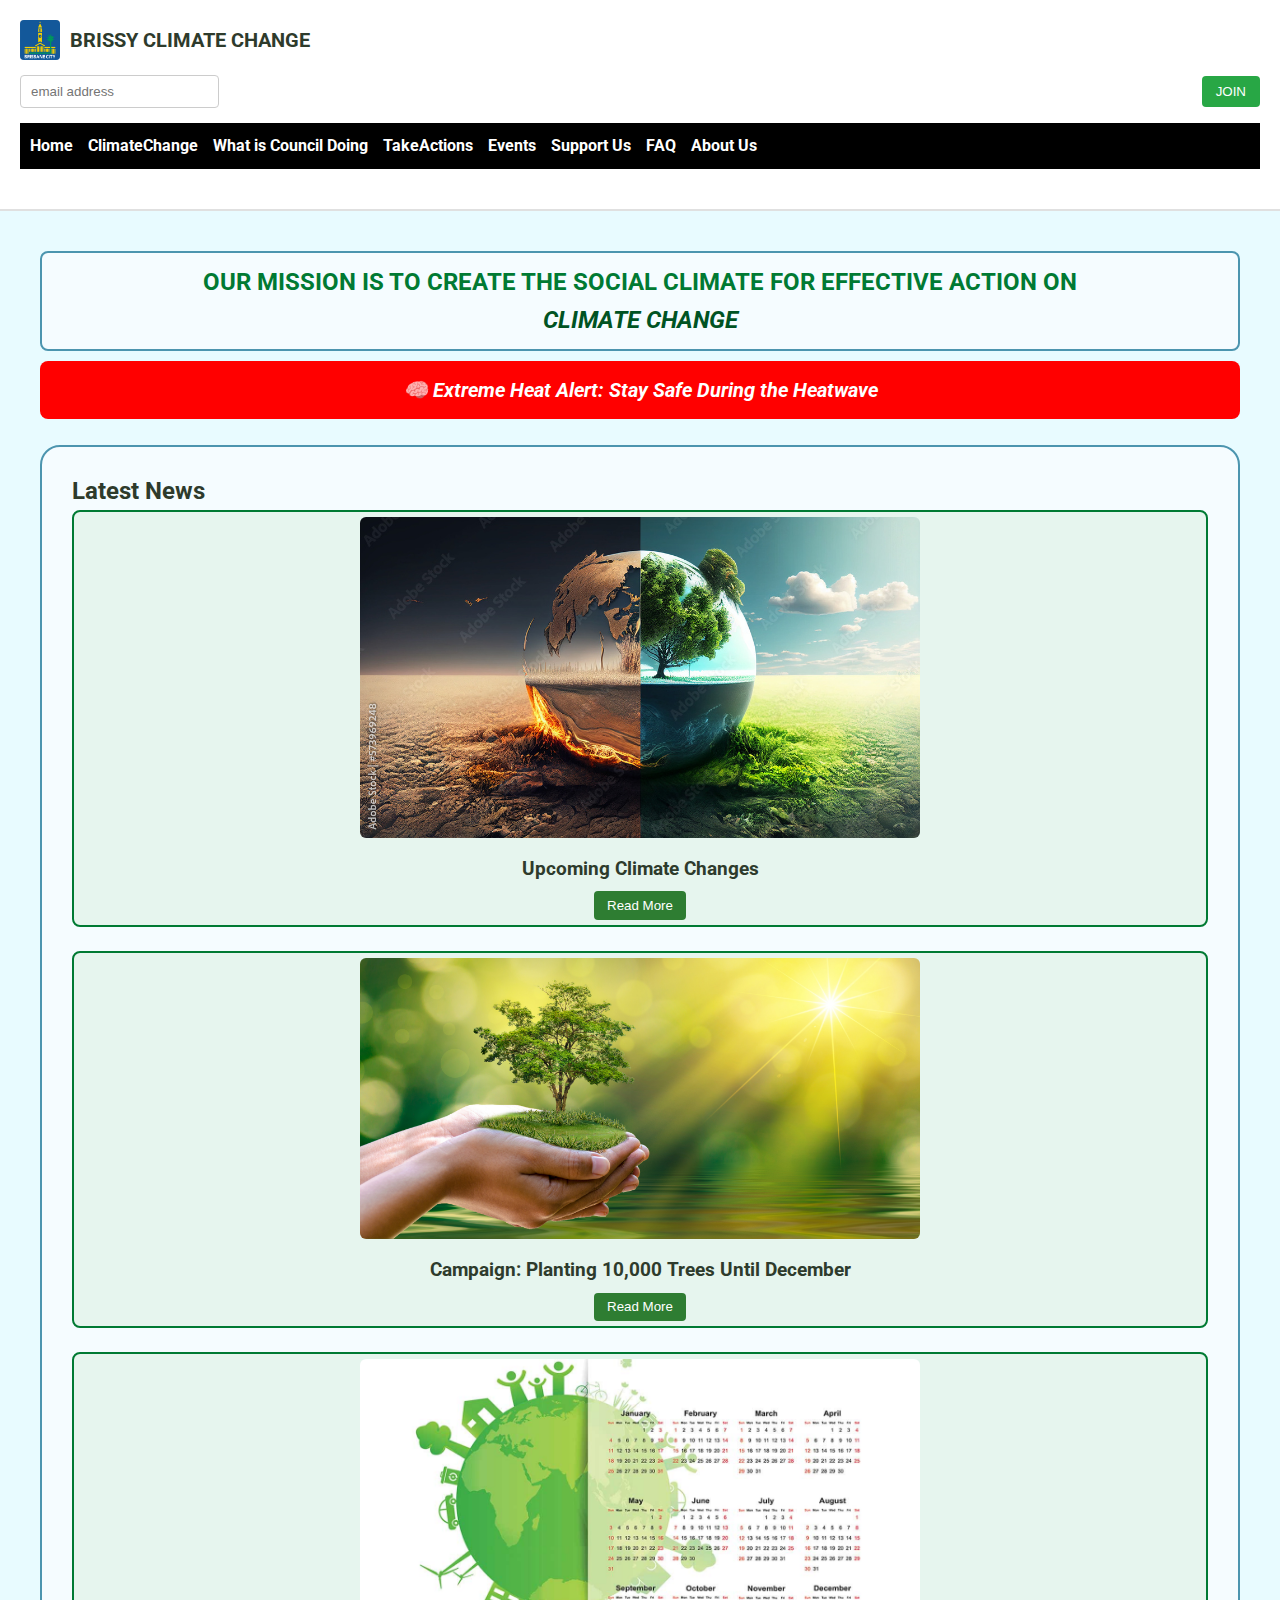
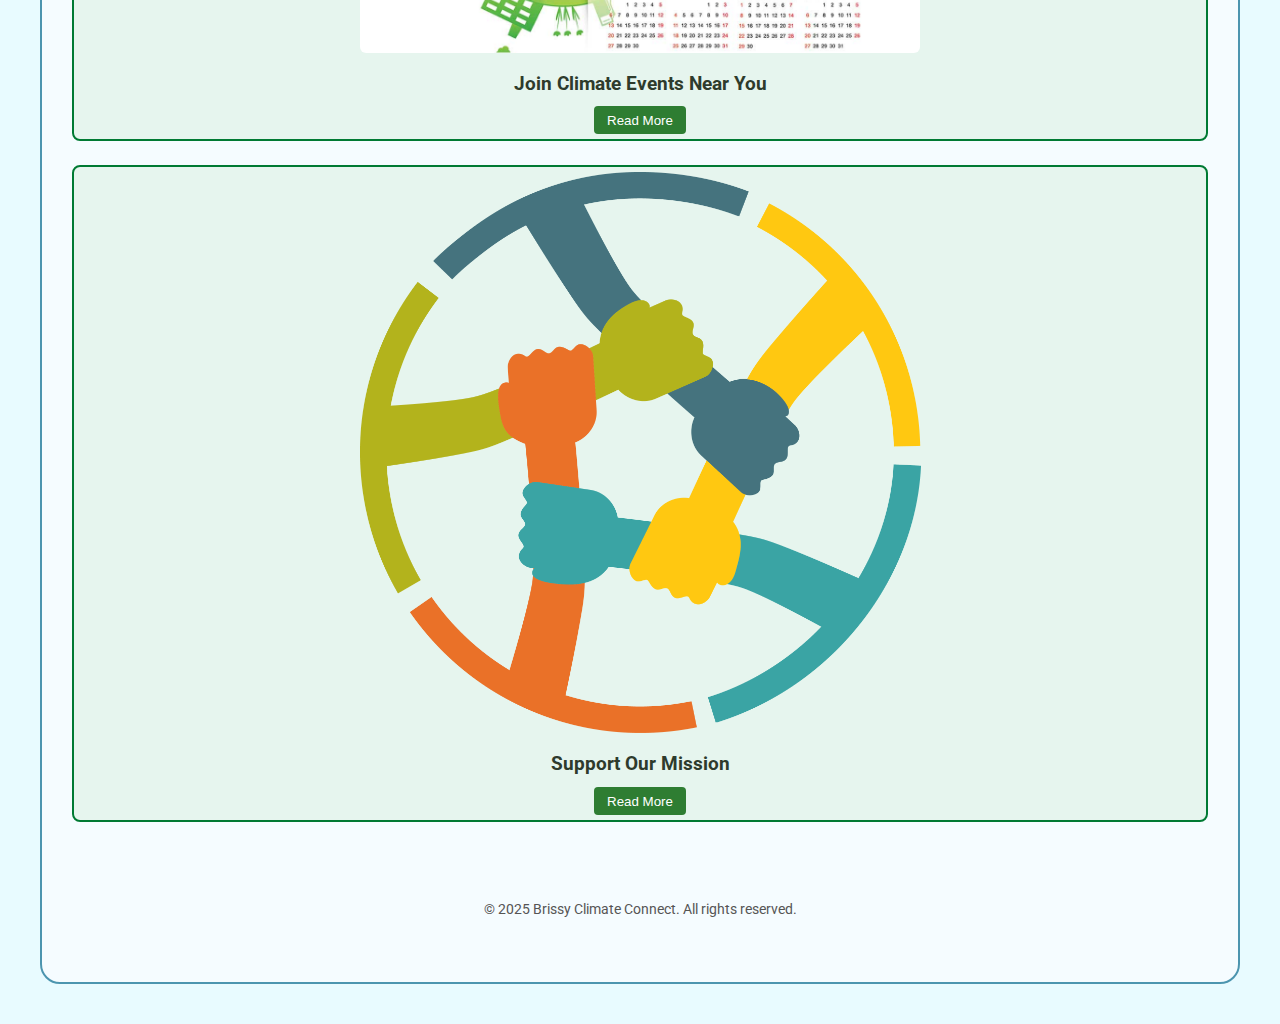
<file: screens/index.html>
<!DOCTYPE html>
<html lang="en">
<head>
    <meta charset="UTF-8">
    <meta name="viewport" content="width=device-width, initial-scale=1.0">
    <title>BRISSY CLIMATE CHANGE</title>
    <link href="../css/style.css" rel="stylesheet" />
</head>


     <!-- Centres and limits the page width(for desktop layout) -->
    <header>
        <div class="logo-section">
            <div class="logo">
                <img src="../images/BrisbaneCity_logo.png" alt="BRISSY CLIMATE CHANGE" class="logo">
            </div>
            <h2>BRISSY CLIMATE CHANGE</h2>
        </div>
        <div class="subscribe">
            <input type="text" placeholder="email address"/>
            <button>JOIN</button>
            <nav class="navbar">
            <div class="nav-toggle" id="navToggle">&#9776;</div> <!-- Burger Icon -->
                <div class="nav-links" id="navLinks">
                <a href = './index.html'>Home</a>
                <a href = './ClimateChange.html'>ClimateChange</a>
                <a href = './Council.html'>What is Council Doing</a>
                <a href = './TakeActions.html'>TakeActions</a>
                <a href = './Event.html'>Events</a>
                <a href = './Support.html'>Support Us</a> 
                <a href = './FAQ.html'>FAQ</a>
                <a href = './AboutUs.html'>About Us</a>
            </div>
            </nav>
            <script>
                const toggle = document.getElementById('navToggle');
                const navLinks = document.getElementById('navLinks');
              
                toggle.addEventListener('click', () => {
                  navLinks.classList.toggle('show');
                });
              </script>
              
        </div>
    </header>
 
            
    
    <div class="container">
        
            <div class="mission">
            <strong>OUR MISSION IS TO CREATE THE SOCIAL CLIMATE FOR EFFECTIVE ACTION ON <br><span><a href = 'screens/ClimateChange.html'>CLIMATE CHANGE</a></span></strong>
            </div>
        
            <div class="alert">
            <p>🧠 Extreme Heat Alert: Stay Safe During the Heatwave</p>
            </div>

            <br>

        <div class="Home">
            <section class="latest-news">
            <h2>Latest News</h2>
        
            <div class="news-grid">
                <!-- News Item 1 -->
                <div class="news-item">
                <img src="../images/climageChange.png" alt="Climate Change">
                <h3>Upcoming Climate Changes</h3>
                <button class="toggle-news">Read More</button>
                <div class="news-content hidden">
                    <p>
                    The Earth is facing a critical turning point. From extreme heatwaves to rising sea levels,
                    the effects of climate change are no longer distant threats — they're happening now.
                    </p>
                    <a href="./ClimateChange.html">Explore the Climate Change page →</a>
                </div>
                </div>
        
                <!-- News Item 2 -->
                <div class="news-item">
                <img src="../images/protectEarth.png" alt="Planting Trees">
                <h3>Campaign: Planting 10,000 Trees Until December</h3>
                <button class="toggle-news">Read More</button>
                <div class="news-content hidden">
                    <p>
                    Be part of something big! We're on a mission to plant 10,000 trees by December — and we need your help.
                    </p>
                    <a href="./TakeActions.html">Find out what you can do →</a>
                </div>
                </div>
        
                <!-- News Item 3 -->
                <div class="news-item">
                <img src="../images/event.png" alt="Join Events">
                <h3>Join Climate Events Near You</h3>
                <button class="toggle-news">Read More</button>
                <div class="news-content hidden">
                    <p>
                    Discover climate events happening near you — from clean-up drives to awareness campaigns.
                    Your community needs your voice and action.
                    </p>
                    <a href="./Event.html">See upcoming events →</a>
                </div>
                </div>
        
                <!-- News Item 4 -->
                <div class="news-item">
                <img src="../images/support.png" alt="Support Us">
                <h3>Support Our Mission</h3>
                <button class="toggle-news">Read More</button>
                <div class="news-content hidden">
                    <p>
                    Every contribution helps us fight climate change and protect our planet for future generations.
                    Stand with us — your support makes a difference.
                    </p>
                    <a href="./Support.html">Make a donation →</a>
                </div>
                </div>
            </div>
            </section>
        
            <footer>
            <p>&copy; 2025 Brissy Climate Connect. All rights reserved.</p>
            </footer>
        
            </div>
            
            <!-- Toggle Read More / Show Less -->
            <script>
                document.querySelectorAll('.toggle-news').forEach(button => {
                button.addEventListener('click', () => {
                    const content = button.nextElementSibling;
                    content.classList.toggle('hidden');
                    button.textContent = content.classList.contains('hidden') ? 'Read More' : 'Show Less';
                });
                });
            </script>
        </div>
    </div>

</body>
</html>
</file>
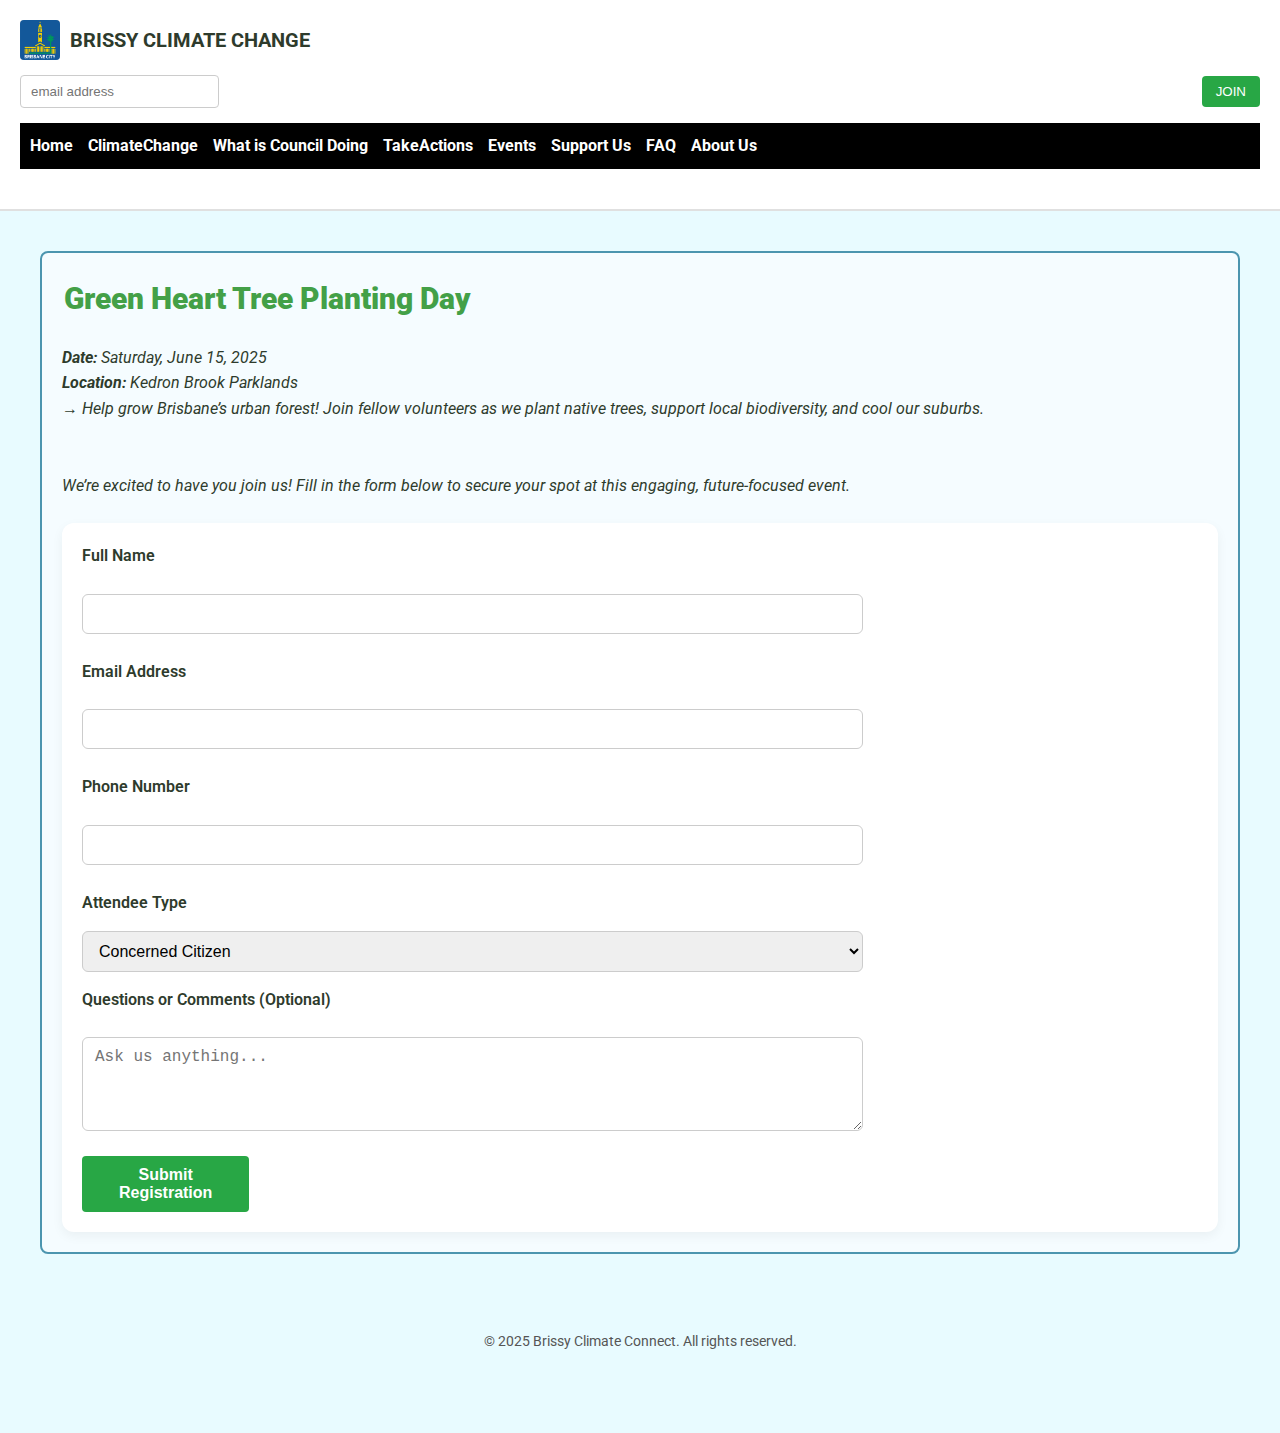
<file: Events/event-card1.html>
<!DOCTYPE html>
<html lang="en">
<head>
    <meta charset="UTF-8">
    <meta name="viewport" content="width=device-width, initial-scale=1.0">
    <title>BRISSY CLIMATE CHANGE</title>
    <link href="../css/style.css" rel="stylesheet" />
</head>

<header class="Top">
  <div class="logo-section">
    <div class="logo">
      <img src="../images/BrisbaneCity_logo.png" alt="BRISSY CLIMATE CHANGE" class="logo" />
    </div>
    <h2>BRISSY CLIMATE CHANGE</h2>
  </div>
  <div class="subscribe">
    <input type="text" placeholder="email address" />
    <button>JOIN</button>
    <nav class="navbar">
      <div class="nav-toggle" id="navToggle">&#9776;</div> <!-- Burger Icon -->
          <div class="nav-links" id="navLinks">
          <a href = './index.html'>Home</a>
          <a href = './ClimateChange.html'>ClimateChange</a>
          <a href = './Council.html'>What is Council Doing</a>
          <a href = './TakeActions.html'>TakeActions</a>
          <a href = './Event.html'>Events</a>
          <a href = './Support.html'>Support Us</a> 
          <a href = './FAQ.html'>FAQ</a>
          <a href = './AboutUs.html'>About Us</a>
      </div>
      </nav>
      <script>
          const toggle = document.getElementById('navToggle');
          const navLinks = document.getElementById('navLinks');
        
          toggle.addEventListener('click', () => {
            navLinks.classList.toggle('show');
          });
        </script>
  </div>
</header>
        

  <body>
    <div class="container">
        <section class="card1">
          <div class="event-card1">
            <h1><strong>Green Heart Tree Planting Day</strong></h1>
            <p><strong>Date:</strong> Saturday, June 15, 2025<br>
                <strong>Location:</strong> Kedron Brook Parklands</p>
            <p>→ Help grow Brisbane’s urban forest! Join fellow volunteers as we plant native trees, support local biodiversity, and cool our suburbs.</p>
            <br></br>
            <p>
              We’re excited to have you join us! Fill in the form below to secure your spot at this engaging, future-focused event.
            </p>
        
            <form action="#" method="POST" class="registration-form">
              <label for="fullname">Full Name</label>
              <input type="text" id="fullname" name="fullname" required />
        
              <label for="email">Email Address</label>
              <input type="email" id="email" name="email" required />
        
              <label for="phone">Phone Number</label>
              <input type="tel" id="phone" name="phone" />
        
              <label for="attendeeType">Attendee Type</label>
              <select id="attendeeType" name="attendeeType">
                <option value="citizen">Concerned Citizen</option>
                <option value="student">Student</option>
                <option value="business">Business Representative</option>
                <option value="ngo">NGO/Community Group</option>
              </select>
        
              <label for="message">Questions or Comments (Optional)</label>
              <textarea id="message" name="message" rows="4" placeholder="Ask us anything..."></textarea>
        
              <button type="submit" class="cta">Submit Registration</button>
              
            </form>
          </div>
        </section>
        
          <footer>
            <p>&copy; 2025 Brissy Climate Connect. All rights reserved.</p>
          </footer>
</div>
</body>
</html>
</file>
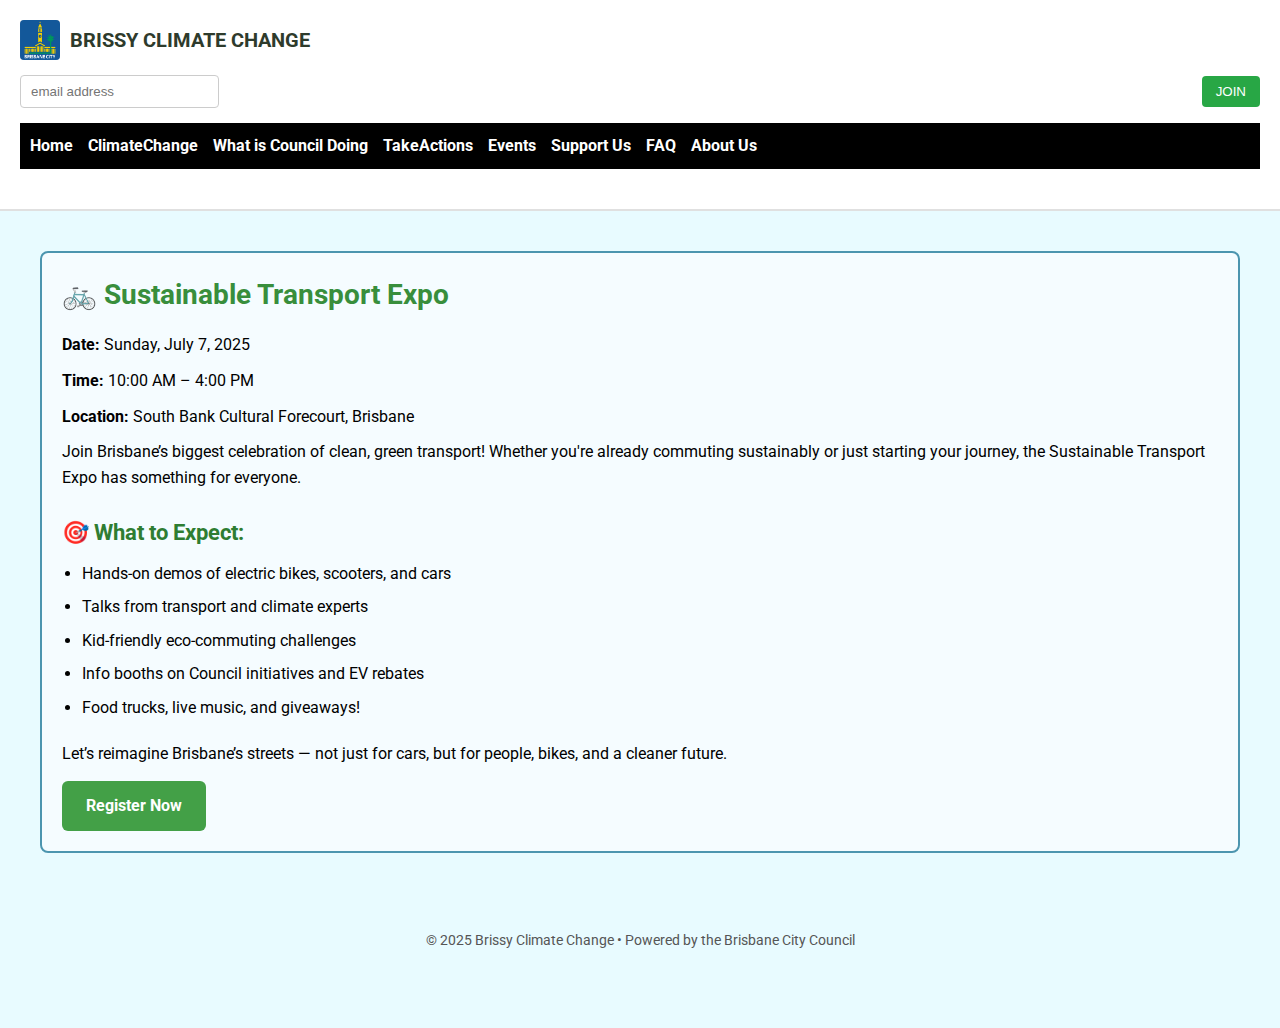
<file: Events/event-card2.html>
<!DOCTYPE html>
<html lang="en">
<head>
    <meta charset="UTF-8">
    <meta name="viewport" content="width=device-width, initial-scale=1.0">
    <title>BRISSY CLIMATE CHANGE</title>
    <link href="../css/style.css" rel="stylesheet" />
</head>

    <header class="Top">
        <div class="logo-section">
          <div class="logo">
            <img src="../images/BrisbaneCity_logo.png" alt="BRISSY CLIMATE CHANGE" class="logo" />
          </div>
          <h2>BRISSY CLIMATE CHANGE</h2>
        </div>
        <div class="subscribe">
          <input type="text" placeholder="email address" />
          <button>JOIN</button>
          <nav class="navbar">
            <div class="nav-toggle" id="navToggle">&#9776;</div> <!-- Burger Icon -->
                <div class="nav-links" id="navLinks">
                <a href = './index.html'>Home</a>
                <a href = './ClimateChange.html'>ClimateChange</a>
                <a href = './Council.html'>What is Council Doing</a>
                <a href = './TakeActions.html'>TakeActions</a>
                <a href = './Event.html'>Events</a>
                <a href = './Support.html'>Support Us</a> 
                <a href = './FAQ.html'>FAQ</a>
                <a href = './AboutUs.html'>About Us</a>
            </div>
            </nav>
            <script>
                const toggle = document.getElementById('navToggle');
                const navLinks = document.getElementById('navLinks');
              
                toggle.addEventListener('click', () => {
                  navLinks.classList.toggle('show');
                });
              </script>
        </div>
      </header>
    <body>
        <div class="container">
            <section class="Expo">
            <div class="expo">
                <h2>🚲 Sustainable Transport Expo</h2>
                <div class="details">
                    <p><strong>Date:</strong> Sunday, July 7, 2025</p>                    <p><strong>Time:</strong> 10:00 AM – 4:00 PM</p>
                    <p><strong>Location:</strong> South Bank Cultural Forecourt, Brisbane</p>
                </div>
 
                <p>
                Join Brisbane’s biggest celebration of clean, green transport! Whether you're already commuting sustainably or just starting your journey, the Sustainable Transport Expo has something for everyone.
                </p>
 
                <h3>🎯 What to Expect:</h3>
                <ul>
                <li>Hands-on demos of electric bikes, scooters, and cars</li>                    <li>Talks from transport and climate experts</li>
                <li>Kid-friendly eco-commuting challenges</li>
                <li>Info booths on Council initiatives and EV rebates</li>
                <li>Food trucks, live music, and giveaways!</li>
                </ul>
 
                <p>
                Let’s reimagine Brisbane’s streets — not just for cars, but for people, bikes, and a cleaner future.
                </p>
 
                <a href="#" class="cta">Register Now</a>
            </div>      
            </section>
            
            <footer>
                © 2025 Brissy Climate Change • Powered by the Brisbane City Council
            </footer>
        </div>
</body>
</html>
</file>
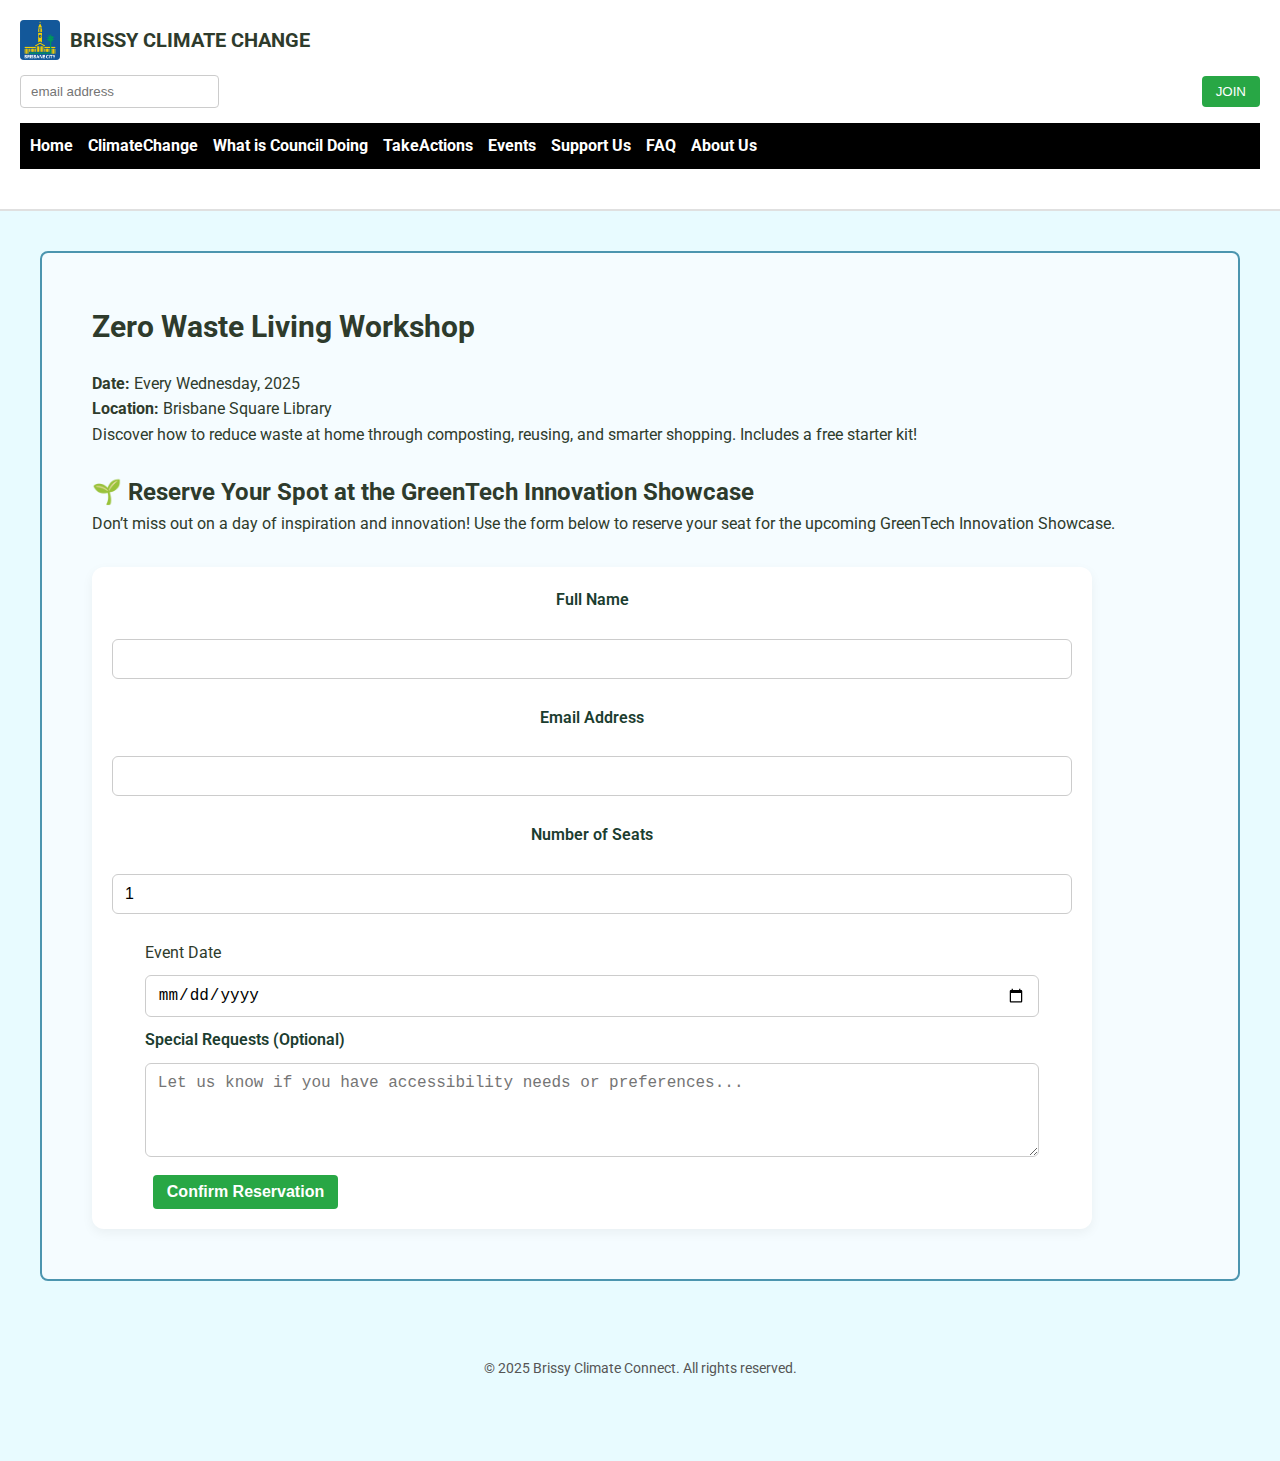
<file: Events/event-card3.html>
<!DOCTYPE html>
<html lang="en">
<head>
    <meta charset="UTF-8">
    <meta name="viewport" content="width=device-width, initial-scale=1.0">
    <title>BRISSY CLIMATE CHANGE</title>
    <link href="../css/style.css" rel="stylesheet" />
</head>
<body>

  <header class="Top">
    <div class="logo-section">
      <div class="logo">
        <img src="../images/BrisbaneCity_logo.png" alt="BRISSY CLIMATE CHANGE" class="logo" />
      </div>
      <h2>BRISSY CLIMATE CHANGE</h2>
    </div>
    <div class="subscribe">
      <input type="text" placeholder="email address" />
      <button>JOIN</button>
      <nav class="navbar">
        <div class="nav-toggle" id="navToggle">&#9776;</div> <!-- Burger Icon -->
            <div class="nav-links" id="navLinks">
            <a href = './index.html'>Home</a>
            <a href = './ClimateChange.html'>ClimateChange</a>
            <a href = './Council.html'>What is Council Doing</a>
            <a href = './TakeActions.html'>TakeActions</a>
            <a href = './Event.html'>Events</a>
            <a href = './Support.html'>Support Us</a> 
            <a href = './FAQ.html'>FAQ</a>
            <a href = './AboutUs.html'>About Us</a>
        </div>
        </nav>
        <script>
            const toggle = document.getElementById('navToggle');
            const navLinks = document.getElementById('navLinks');
          
            toggle.addEventListener('click', () => {
              navLinks.classList.toggle('show');
            });
          </script>
    </div>
  </header>


    <div class="container">
       <section>
        
        <div class="event-c3">
        
          <h1>Zero Waste Living Workshop</h1>
          <p><strong>Date:</strong> Every Wednesday, 2025<br>
            <strong>Location:</strong> Brisbane Square Library</p>
            <p>Discover how to reduce waste at home through composting, reusing, and smarter shopping. Includes a free starter kit!</p>
 
            <br>
 
            <h2>🌱 Reserve Your Spot at the GreenTech Innovation Showcase</h2>
            <p>
              Don’t miss out on a day of inspiration and innovation! Use the form below to reserve your seat for the upcoming GreenTech Innovation Showcase.
            </p>
        
            <form action="#" method="POST" class="reservation-form">
              <label for="name">Full Name</label>
              <input type="text" id="name" name="name" required />
        
              <label for="email">Email Address</label>
              <input type="email" id="email" name="email" required />
        
              <label for="seats">Number of Seats</label>
              <input type="number" id="seats" name="seats" min="1" max="10" value="1" required />
        
              <lbrisabel for="date">Event Date</label>
              <input type="date" id="date" name="date" required />
        
              <label for="notes">Special Requests (Optional)</label>
              <textarea id="notes" name="notes" rows="4" placeholder="Let us know if you have accessibility needs or preferences..."></textarea>
        
              <button type="submit" class="cta">Confirm Reservation</button>

            </form>
        </div>
          
        </section>
        
          <footer>
            <p>&copy; 2025 Brissy Climate Connect. All rights reserved.</p>
          </footer>

</div>
</body>
</html>
</file>
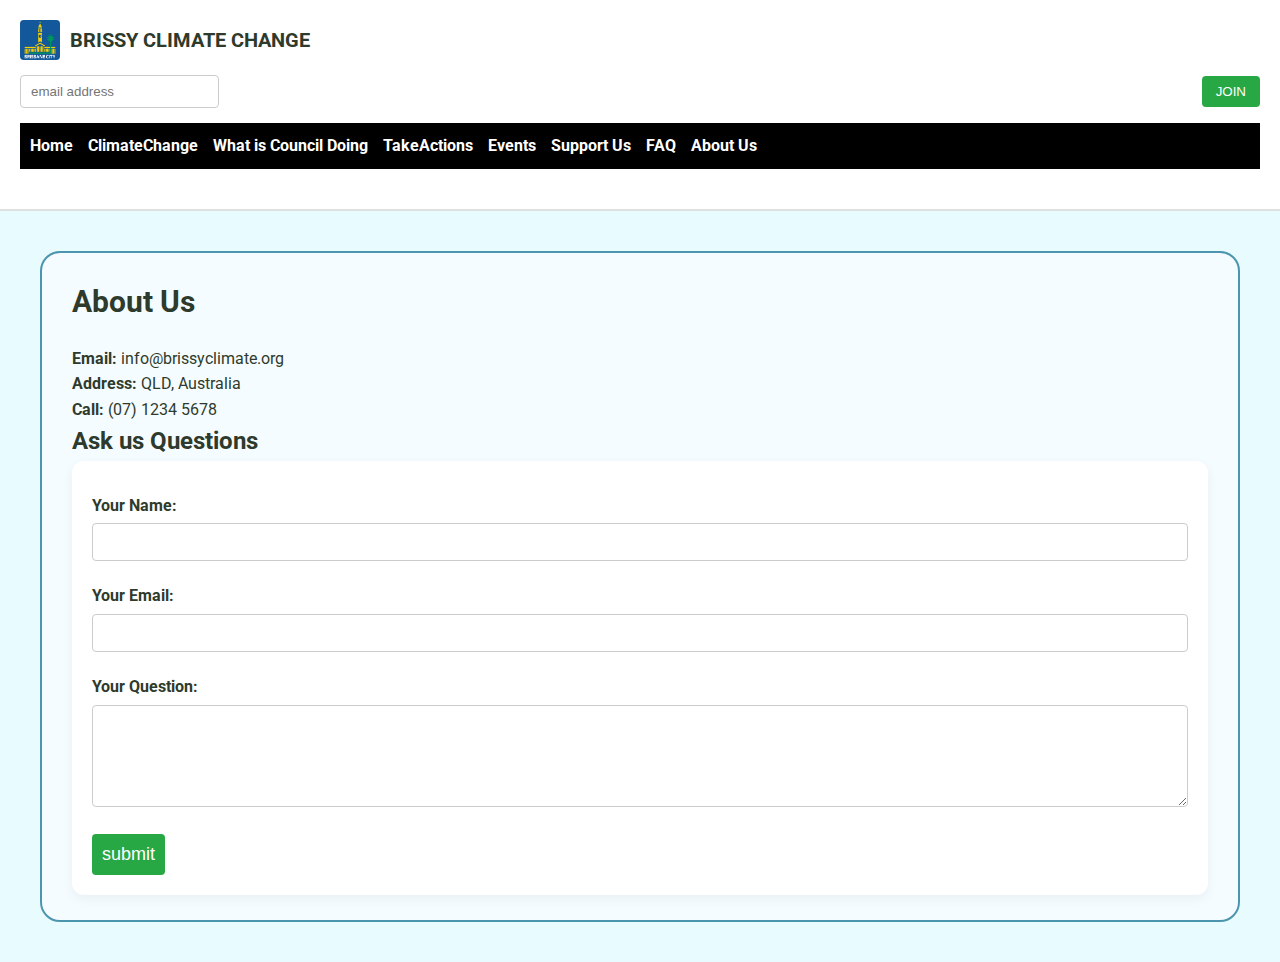
<file: screens/AboutUs.html>
<!DOCTYPE html>
<html lang="en">
<head>
    <meta charset="UTF-8">
    <meta name="viewport" content="width=device-width, initial-scale=1.0">
    <title>BRISSY CLIMATE CHANGE</title>
    <link href="../css/style.css" rel="stylesheet" />
</head>
     <!-- Centres and limits the page width(for desktop layout) -->
    <header>
        <div class="logo-section">
            <div class="logo">
                <img src="../images/BrisbaneCity_logo.png" alt="BRISSY CLIMATE CHANGE" class="logo">
            </div>
            <h2>BRISSY CLIMATE CHANGE</h2>
        </div>
        <div class="subscribe">
            <input type="text" placeholder="email address"/>
            <button>JOIN</button>
            <nav class="navbar">
                <div class="nav-toggle" id="navToggle">&#9776;</div> <!-- Burger Icon -->
                    <div class="nav-links" id="navLinks">
                    <a href = './index.html'>Home</a>
                    <a href = './ClimateChange.html'>ClimateChange</a>
                    <a href = './Council.html'>What is Council Doing</a>
                    <a href = './TakeActions.html'>TakeActions</a>
                    <a href = './Event.html'>Events</a>
                    <a href = './Support.html'>Support Us</a> 
                    <a href = './FAQ.html'>FAQ</a>
                    <a href = './AboutUs.html'>About Us</a>
                </div>
                </nav>
                <script>
                    const toggle = document.getElementById('navToggle');
                    const navLinks = document.getElementById('navLinks');
                  
                    toggle.addEventListener('click', () => {
                      navLinks.classList.toggle('show');
                    });
                  </script>
        </div>
    </header>
    
    <div class="container">
        <div class="About_Us">
            <h1>About Us</h1>

            <div class = 'info-section'>
                <p><strong>Email: </strong>info@brissyclimate.org</p>
                <p><strong>Address: </strong>QLD, Australia</p>
                <p><strong>Call: </strong>(07) 1234 5678</p>
            </div>

            <div class="contact-form">
                <h2>Ask us Questions</h2>
                <form>
                    <label for="name">Your Name: </label>
                    <input type="text" id="name" name="name" required>

                    <label for="email">Your Email: </label>
                    <input type="text" id="email" name="email" required>

                    <label for="question">Your Question: </label>
                    <textarea id="question" name="question" rows="5" required></textarea><br>

                    <button type="submit">submit</button>

                </form>
            </div>
        </div>
    </div>
</body>
</html>
</file>
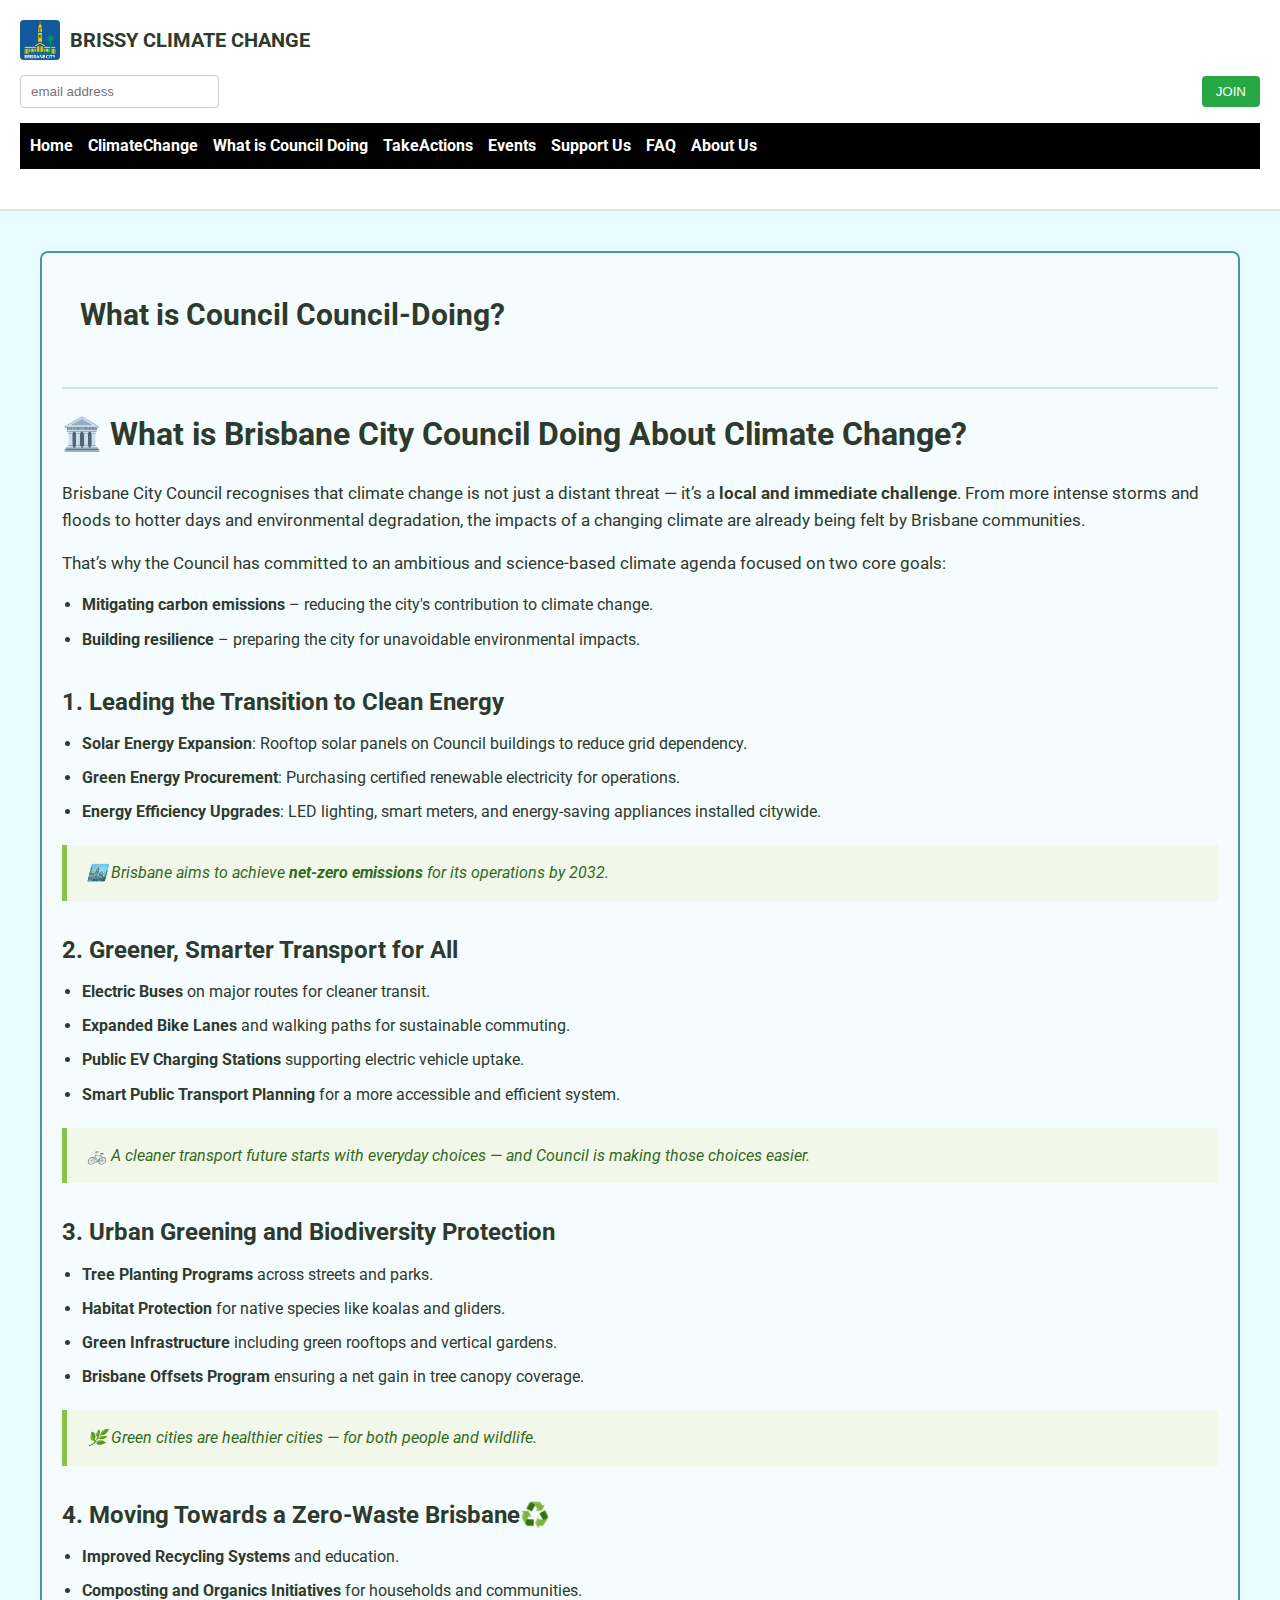
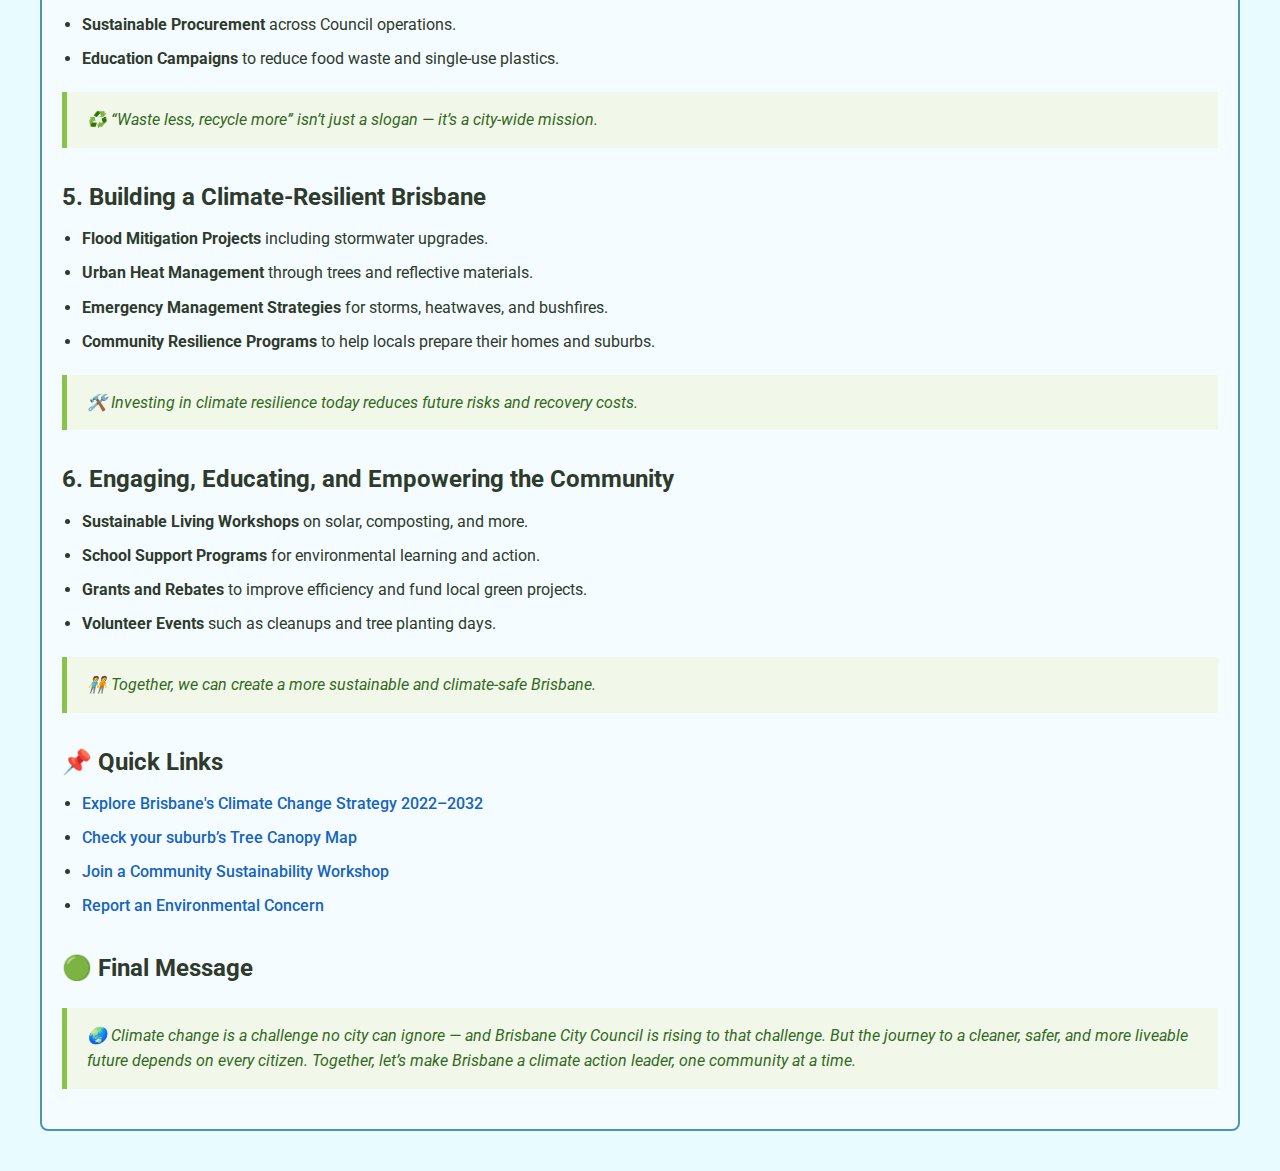
<file: screens/Council.html>
<!DOCTYPE html>
<html lang="en">
<head>
    <meta charset="UTF-8">
    <meta name="viewport" content="width=device-width, initial-scale=1.0">
    <title>BRISSY CLIMATE CHANGE</title>
    <link href="../css/style.css" rel="stylesheet" />
</head>
<body>

     <!-- Centres and limits the page width(for desktop layout) -->
    <header>
        <div class="logo-section">
          <div class="logo">
            <img src="../images/BrisbaneCity_logo.png" alt="BRISSY CLIMATE CHANGE" class="logo">
          </div>
            
            <h2>BRISSY CLIMATE CHANGE</h2>
        </div>
        <div class="subscribe">
            <input type="text" placeholder="email address"/>
            <button>JOIN</button>
            <nav class="navbar">
              <div class="nav-toggle" id="navToggle">&#9776;</div> <!-- Burger Icon -->
                  <div class="nav-links" id="navLinks">
                  <a href = './index.html'>Home</a>
                  <a href = './ClimateChange.html'>ClimateChange</a>
                  <a href = './Council.html'>What is Council Doing</a>
                  <a href = './TakeActions.html'>TakeActions</a>
                  <a href = './Event.html'>Events</a>
                  <a href = './Support.html'>Support Us</a> 
                  <a href = './FAQ.html'>FAQ</a>
                  <a href = './AboutUs.html'>About Us</a>
              </div>
              </nav>
              <script>
                  const toggle = document.getElementById('navToggle');
                  const navLinks = document.getElementById('navLinks');
                
                  toggle.addEventListener('click', () => {
                    navLinks.classList.toggle('show');
                  });
                </script>  
        </div>
      </header>

      <div class="container">

        <section id="council-doing">

            <div class="content">
                <h1>What is Council Council-Doing?</h1> </div>
                <div class="padding"></div>
            <h2>🏛️ What is Brisbane City Council Doing About Climate Change?</h2>
          
            <p>
              Brisbane City Council recognises that climate change is not just a distant threat — it’s a <strong>local and immediate challenge</strong>. From more intense storms and floods to hotter days and environmental degradation, the impacts of a changing climate are already being felt by Brisbane communities.
            </p>
          
            <p>
              That’s why the Council has committed to an ambitious and science-based climate agenda focused on two core goals:
            </p>
          
            <ul>
              <li><strong>Mitigating carbon emissions</strong> – reducing the city's contribution to climate change.</li>
              <li><strong>Building resilience</strong> – preparing the city for unavoidable environmental impacts.</li>
            </ul>
          
            <h3>1. Leading the Transition to Clean Energy</h3>
            <ul>
              <li><strong>Solar Energy Expansion</strong>: Rooftop solar panels on Council buildings to reduce grid dependency.</li>
              <li><strong>Green Energy Procurement</strong>: Purchasing certified renewable electricity for operations.</li>
              <li><strong>Energy Efficiency Upgrades</strong>: LED lighting, smart meters, and energy-saving appliances installed citywide.</li>
            </ul>
            <blockquote>🏙️ Brisbane aims to achieve <strong>net-zero emissions</strong> for its operations by 2032.</blockquote>
          
            <h3>2. Greener, Smarter Transport for All</h3>
            <ul>
              <li><strong>Electric Buses</strong> on major routes for cleaner transit.</li>
              <li><strong>Expanded Bike Lanes</strong> and walking paths for sustainable commuting.</li>
              <li><strong>Public EV Charging Stations</strong> supporting electric vehicle uptake.</li>
              <li><strong>Smart Public Transport Planning</strong> for a more accessible and efficient system.</li>
            </ul>
            <blockquote>🚲 A cleaner transport future starts with everyday choices — and Council is making those choices easier.</blockquote>
          
            <h3>3. Urban Greening and Biodiversity Protection</h3>
            <ul>
              <li><strong>Tree Planting Programs</strong> across streets and parks.</li>
              <li><strong>Habitat Protection</strong> for native species like koalas and gliders.</li>
              <li><strong>Green Infrastructure</strong> including green rooftops and vertical gardens.</li>
              <li><strong>Brisbane Offsets Program</strong> ensuring a net gain in tree canopy coverage.</li>
            </ul>
            <blockquote>🌿 Green cities are healthier cities — for both people and wildlife.</blockquote>
          
            <h3>4. Moving Towards a Zero-Waste Brisbane♻️ </h3>
            <ul>
              <li><strong>Improved Recycling Systems</strong> and education.</li>
              <li><strong>Composting and Organics Initiatives</strong> for households and communities.</li>
              <li><strong>Sustainable Procurement</strong> across Council operations.</li>
              <li><strong>Education Campaigns</strong> to reduce food waste and single-use plastics.</li>
            </ul>
            <blockquote>♻️ “Waste less, recycle more” isn’t just a slogan — it’s a city-wide mission.</blockquote>
          
            <h3>5. Building a Climate-Resilient Brisbane</h3>
            <ul>
              <li><strong>Flood Mitigation Projects</strong> including stormwater upgrades.</li>
              <li><strong>Urban Heat Management</strong> through trees and reflective materials.</li>
              <li><strong>Emergency Management Strategies</strong> for storms, heatwaves, and bushfires.</li>
              <li><strong>Community Resilience Programs</strong> to help locals prepare their homes and suburbs.</li>
            </ul>
            <blockquote>🛠️ Investing in climate resilience today reduces future risks and recovery costs.</blockquote>
          
            <h3>6. Engaging, Educating, and Empowering the Community</h3>
            <ul>
              <li><strong>Sustainable Living Workshops</strong> on solar, composting, and more.</li>
              <li><strong>School Support Programs</strong> for environmental learning and action.</li>
              <li><strong>Grants and Rebates</strong> to improve efficiency and fund local green projects.</li>
              <li><strong>Volunteer Events</strong> such as cleanups and tree planting days.</li>
            </ul>
            <blockquote>🧑‍🤝‍🧑 Together, we can create a more sustainable and climate-safe Brisbane.</blockquote>
          
            <h3>📌 Quick Links</h3>
            <ul>
              <!-- incomplete -->
              <li><a href="https://www.brisbane.qld.gov.au/about-council/governance-and-strategy/council-strategies" target="_blank">Explore Brisbane's Climate Change Strategy 2022–2032</a></li>
              <li><a href="https://www.globalforestwatch.org/map/country/AUS/" target="_blank">Check your suburb’s Tree Canopy Map</a></li>
              <li><a href="#">Join a Community Sustainability Workshop</a></li>
              <li><a href="#">Report an Environmental Concern</a></li>
            </ul>
          
            <h3>🟢 Final Message</h3>
            <blockquote >
              🌏 Climate change is a challenge no city can ignore — and Brisbane City Council is rising to that challenge. But the journey to a cleaner, safer, and more liveable future depends on every citizen. Together, let’s make Brisbane a climate action leader, one community at a time.
            </blockquote>
          </section>
        </div>

</div>
</body>
</html>
</file>
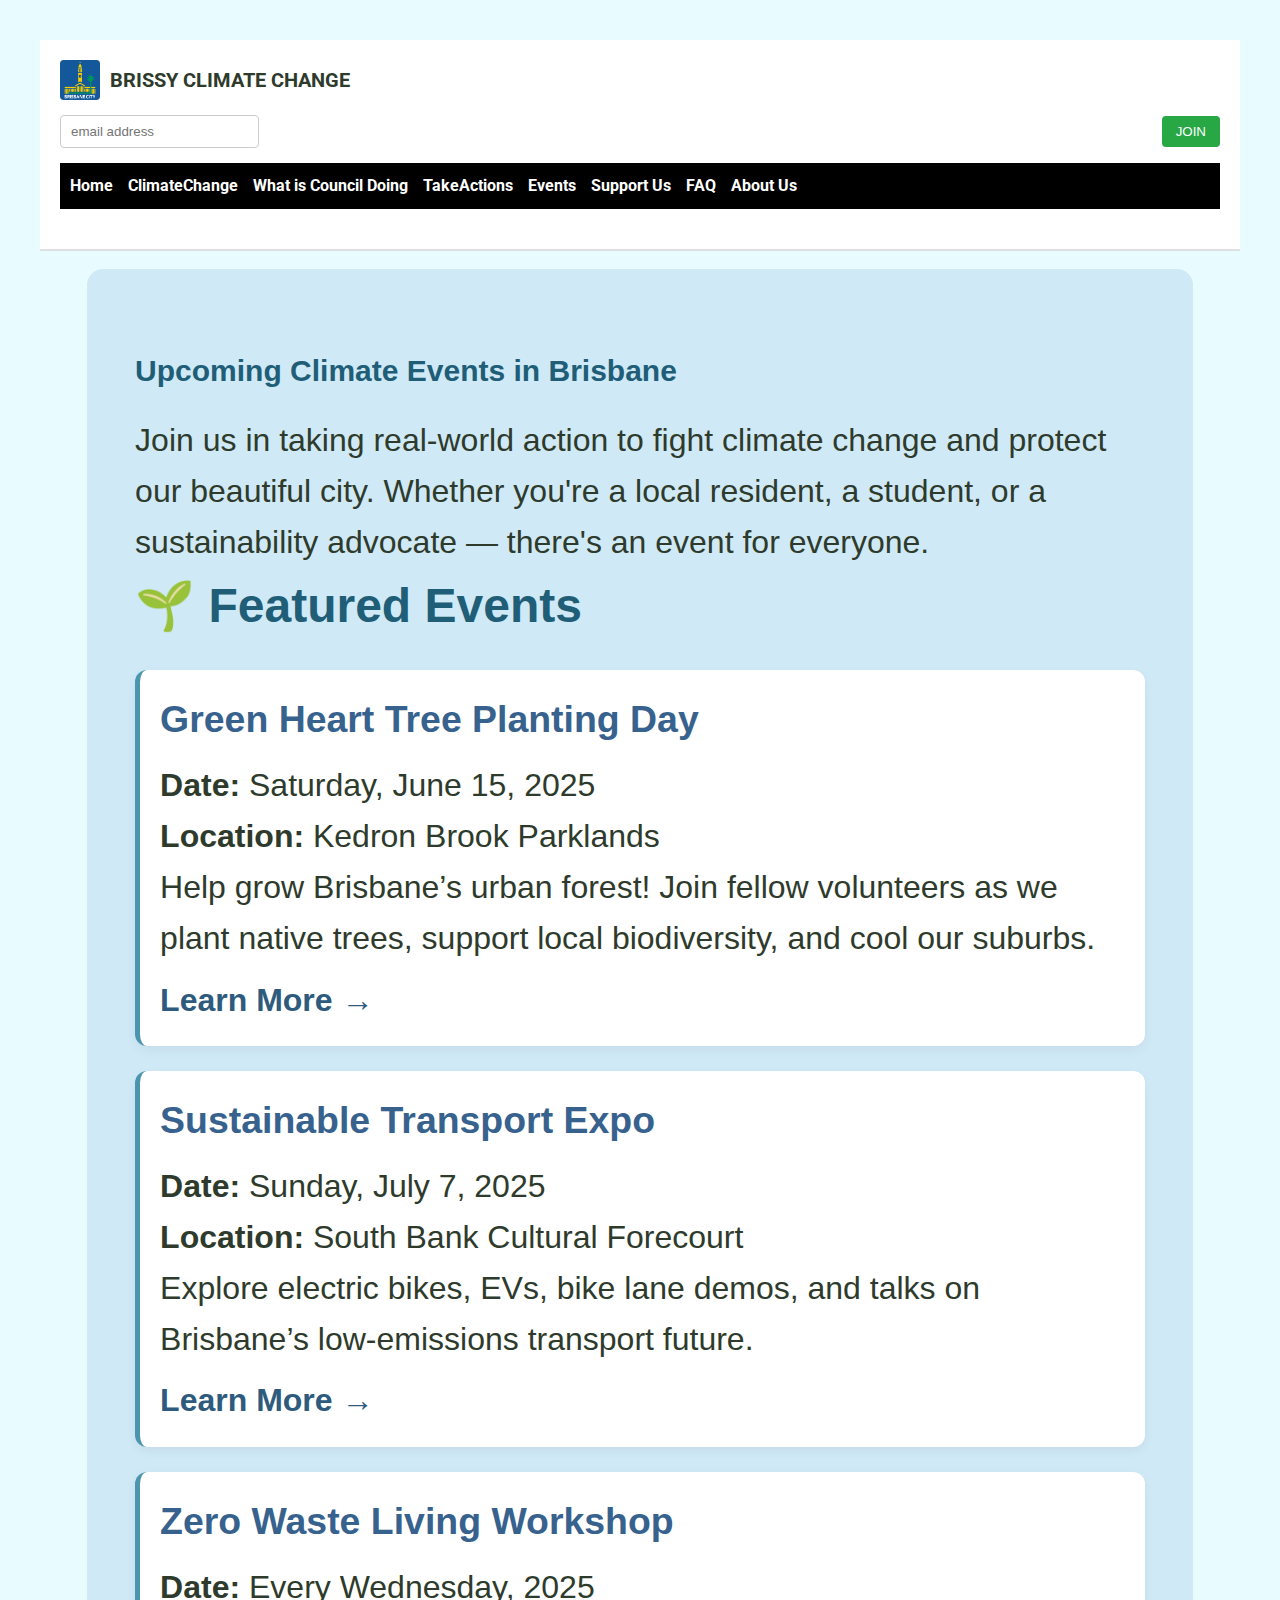
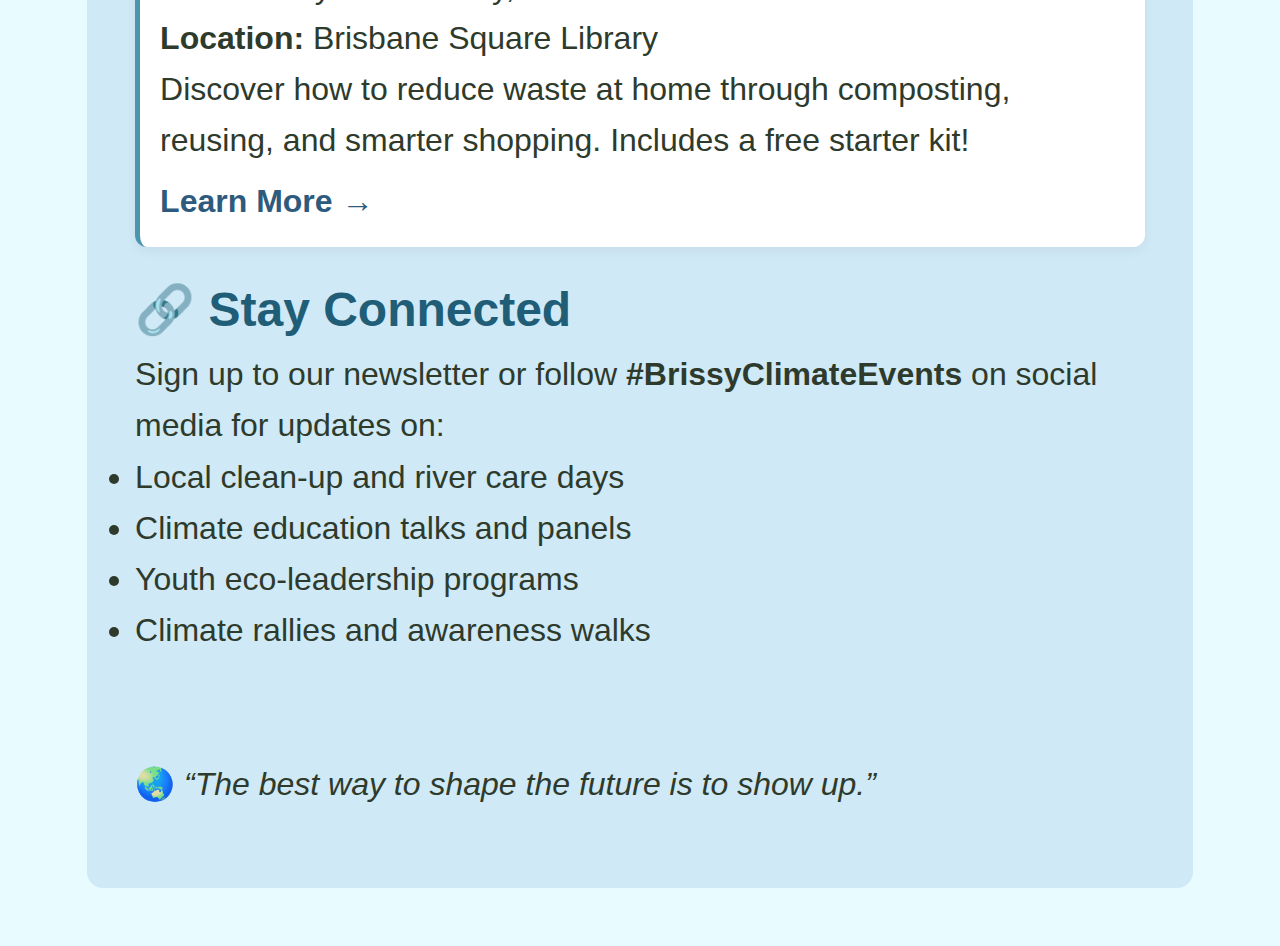
<file: screens/Event.html>
<!DOCTYPE html>
<html lang="en">
<head>
  <meta charset="UTF-8">
    <meta name="viewport" content="width=device-width, initial-scale=1.0">
    <title>BRISSY CLIMATE CHANGE</title>
    <link href="../css/style.css" rel="stylesheet" />
  <title>Events – Brissy Climate Connect</title>
</head>

<div class="container">
    <!-- Centres and limits the page width(for desktop layout) -->

    <header class="Top">
        <div class="logo-section">
          <div class="logo">
            <img src="../images/BrisbaneCity_logo.png" alt="BRISSY CLIMATE CHANGE" class="logo">
          </div>
            
            <h2>BRISSY CLIMATE CHANGE</h2>
        </div>
        <div class="subscribe">
            <input type="text" placeholder="email address"/>
            <button>JOIN</button>
            <nav class="navbar">
                <div class="nav-toggle" id="navToggle">&#9776;</div> <!-- Burger Icon -->
                    <div class="nav-links" id="navLinks">
                    <a href = './index.html'>Home</a>
                    <a href = './ClimateChange.html'>ClimateChange</a>
                    <a href = './Council.html'>What is Council Doing</a>
                    <a href = './TakeActions.html'>TakeActions</a>
                    <a href = './Event.html'>Events</a>
                    <a href = './Support.html'>Support Us</a> 
                    <a href = './FAQ.html'>FAQ</a>
                    <a href = './AboutUs.html'>About Us</a>
                </div>
                </nav>
                <script>
                    const toggle = document.getElementById('navToggle');
                    const navLinks = document.getElementById('navLinks');
                  
                    toggle.addEventListener('click', () => {
                      navLinks.classList.toggle('show');
                    });
                  </script>  
        </div>
    </header>
   
    <body>

        <div class="event">
        <section id="events" class="events-section">
            <div class="content">
            <h1>Upcoming Climate Events in Brisbane</h1>
            <p>
                Join us in taking real-world action to fight climate change and protect our beautiful city. Whether you're a local resident, a student, or a sustainability advocate — there's an event for everyone.
            </p>
        
            <h2>🌱 Featured Events</h2>

            <div class="event-card">
                <h3>Green Heart Tree Planting Day</h3>
                <p><strong>Date:</strong> Saturday, June 15, 2025<br>
                <strong>Location:</strong> Kedron Brook Parklands</p>
                <p>Help grow Brisbane’s urban forest! Join fellow volunteers as we plant native trees, support local biodiversity, and cool our suburbs.</p>
                <a href="../Events/event-card1.html">Learn More →</a>
            </div>
        
            <div class="event-card">
                <h3>Sustainable Transport Expo</h3>
                <p><strong>Date:</strong> Sunday, July 7, 2025<br>
                <strong>Location:</strong> South Bank Cultural Forecourt</p>
                <p>Explore electric bikes, EVs, bike lane demos, and talks on Brisbane’s low-emissions transport future.</p>
                <a href="../Events/event-card2.html">Learn More →</a>
            </div>
        
            <div class="event-card">
                <h3>Zero Waste Living Workshop</h3>
                <p><strong>Date:</strong> Every Wednesday, 2025<br>
                <strong>Location:</strong> Brisbane Square Library</p>
                <p>Discover how to reduce waste at home through composting, reusing, and smarter shopping. Includes a free starter kit!</p>
                <a href="../Events/event-card3.html">Learn More →</a>
            </div>
        
            <h2>🔗 Stay Connected</h2>
            <p>Sign up to our newsletter or follow <strong>#BrissyClimateEvents</strong> on social media for updates on:</p>
            <ul>
                <li>Local clean-up and river care days</li>
                <li>Climate education talks and panels</li>
                <li>Youth eco-leadership programs</li>
                <li>Climate rallies and awareness walks</li>
            </ul>
            <br></br>

        
            <blockquote>
                🌏 <em>“The best way to shape the future is to show up.”</em>
            </blockquote>
            </div>
        </section>
        </div>
  
    </header>
</div>    
</body>
</html>
</file>
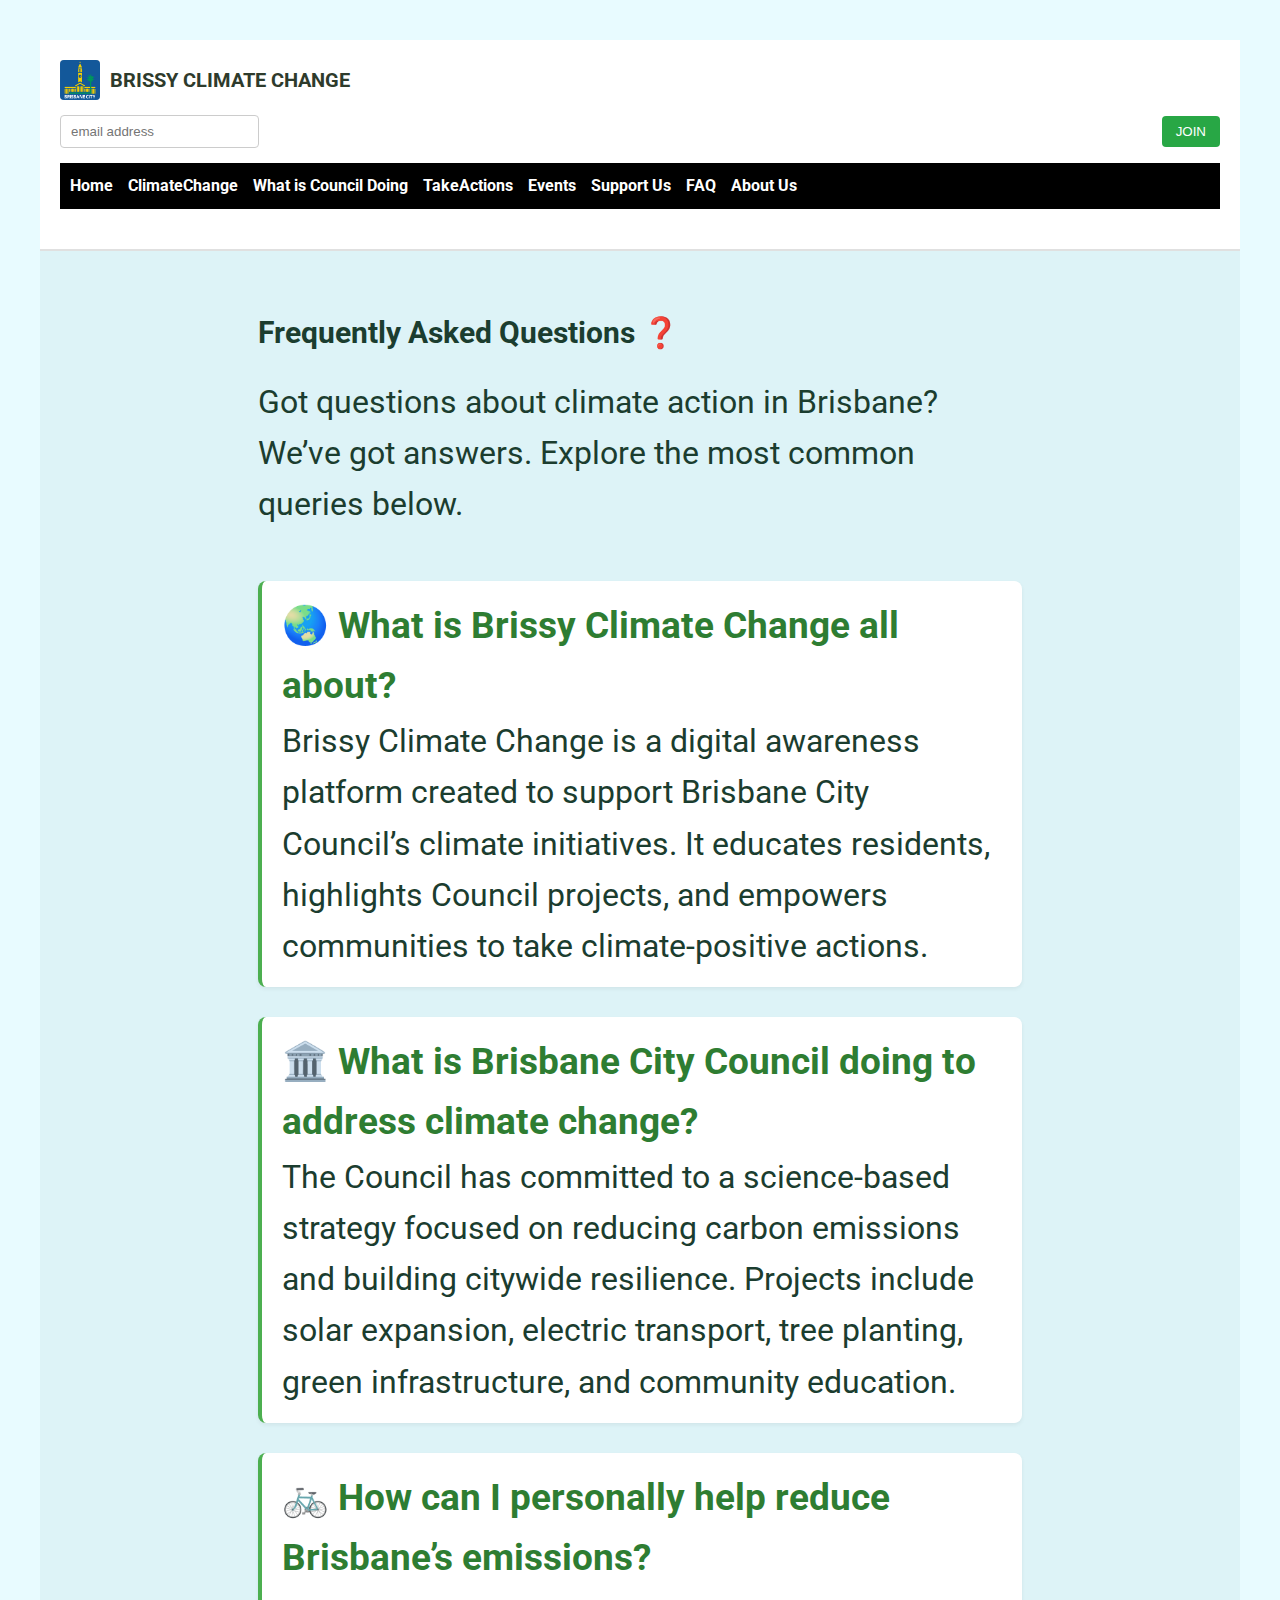
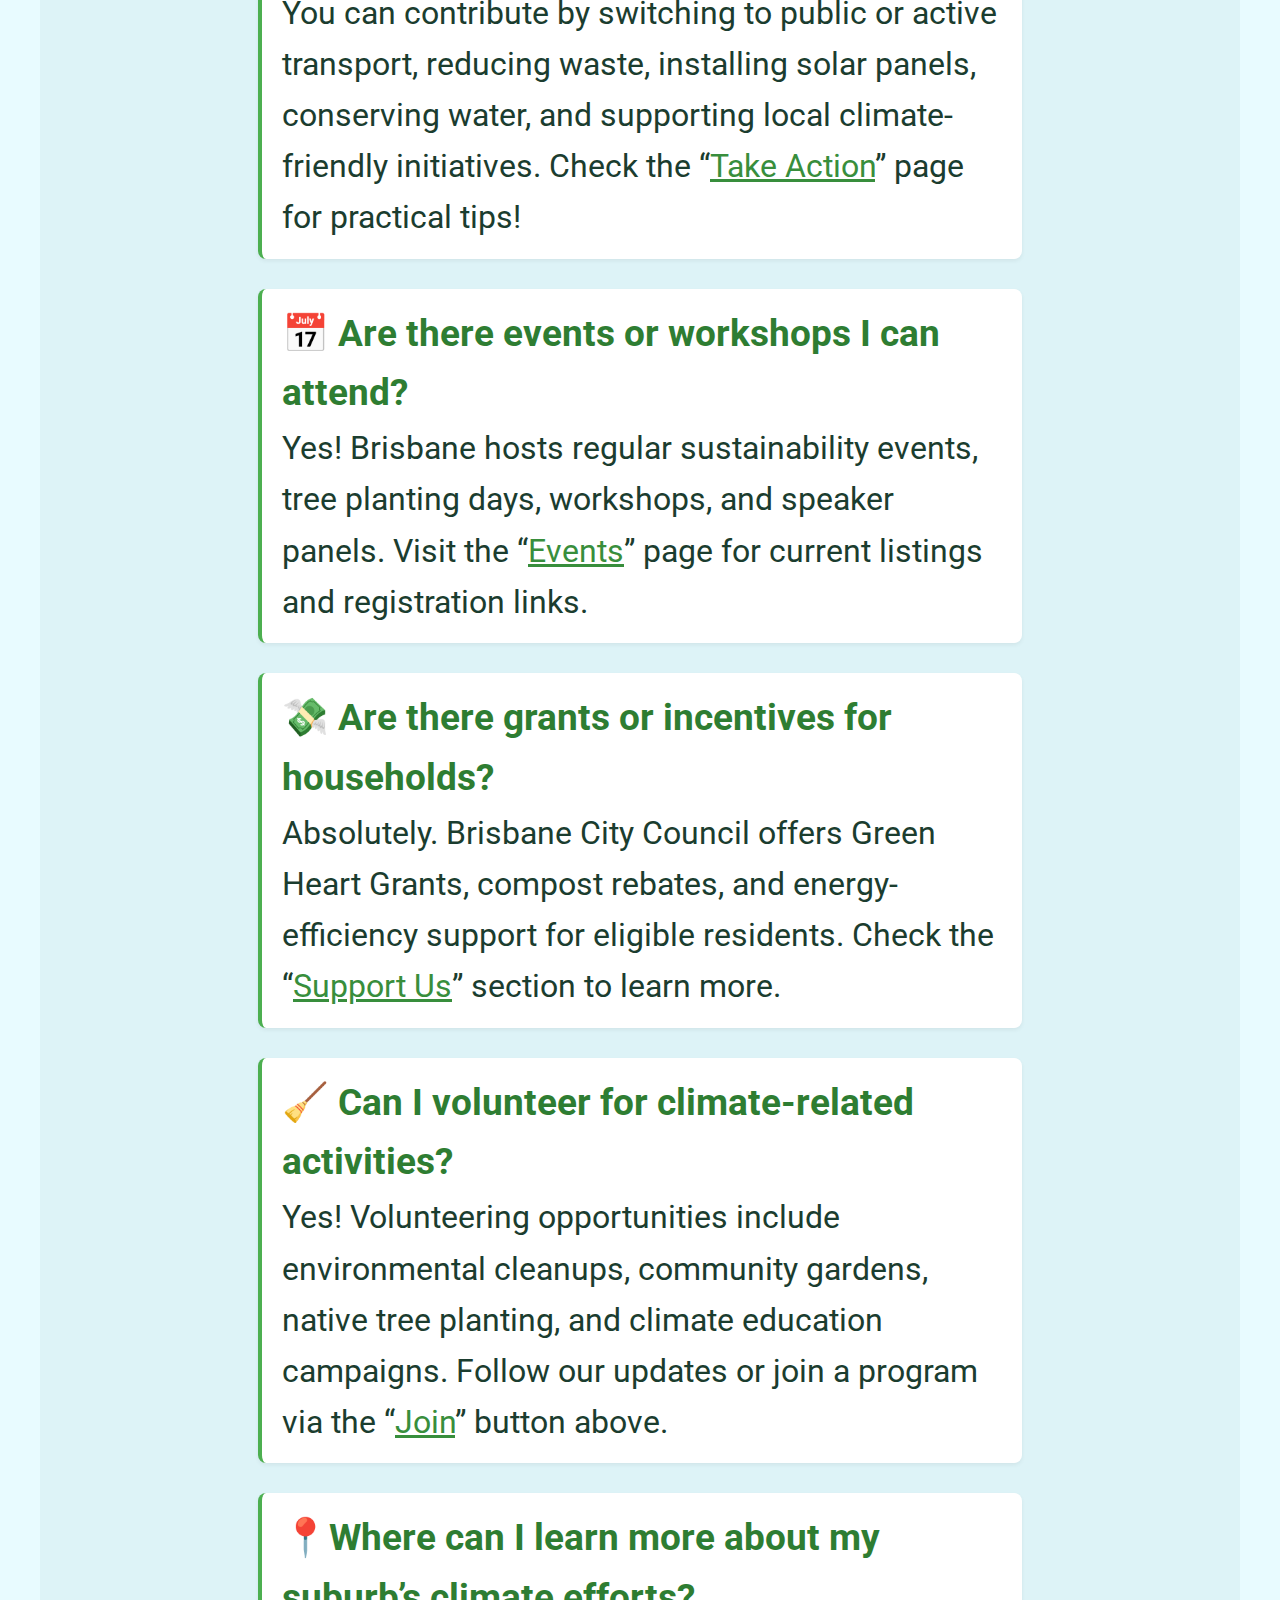
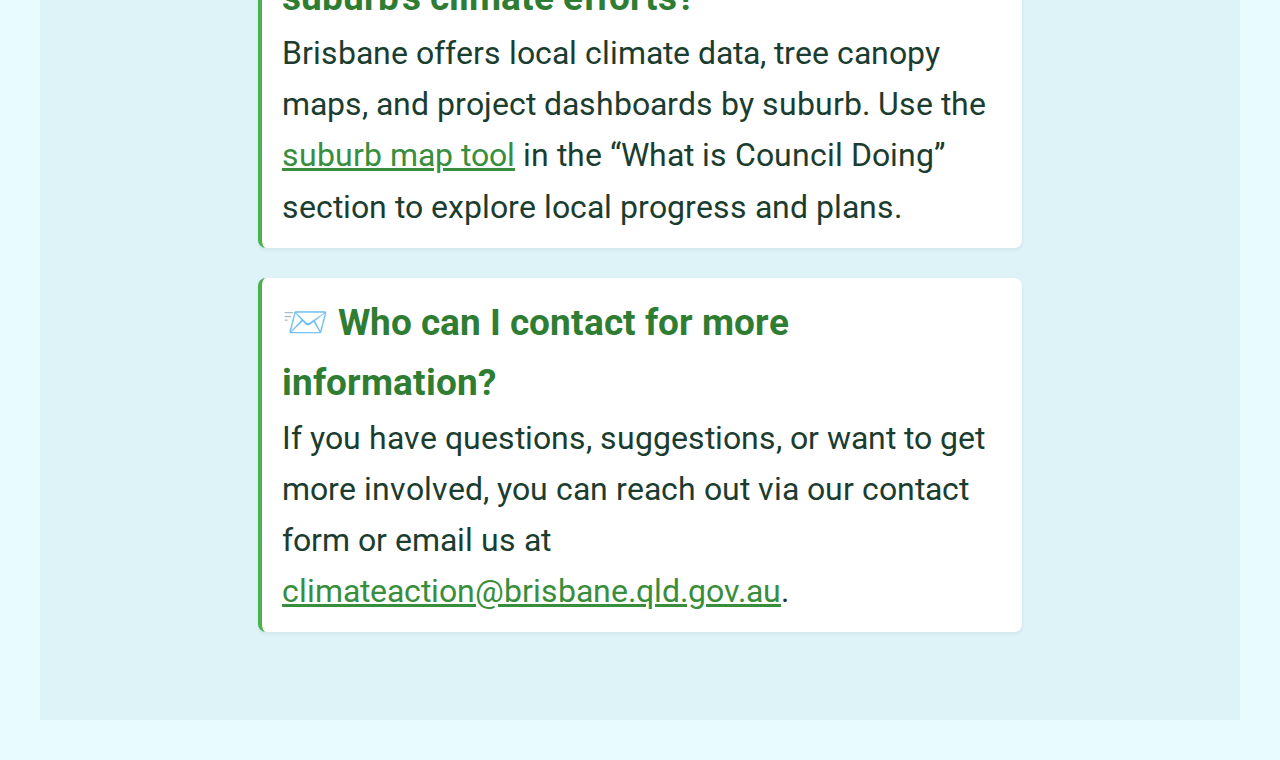
<file: screens/FAQ.html>
<!DOCTYPE html>
<html lang="en">
<head>
    <meta charset="UTF-8">
    <meta name="viewport" content="width=device-width, initial-scale=1.0">
    <title>BRISSY CLIMATE CHANGE</title>
    <link href="../css/style.css" rel="stylesheet" />
</head>
<body>
<div class="container">
     <!-- Centres and limits the page width(for desktop layout) -->
    <header>
        <div class="logo-section">
            <div class="logo">
                <img src="../images/BrisbaneCity_logo.png" alt="BRISSY CLIMATE CHANGE" class="logo">
              </div>
            <h2>BRISSY CLIMATE CHANGE</h2>
        </div>
        <div class="subscribe">
            <input type="text" placeholder="email address"/>
            <button>JOIN</button>
            <nav class="navbar">
              <div class="nav-toggle" id="navToggle">&#9776;</div> <!-- Burger Icon -->
                  <div class="nav-links" id="navLinks">
                  <a href = './index.html'>Home</a>
                  <a href = './ClimateChange.html'>ClimateChange</a>
                  <a href = './Council.html'>What is Council Doing</a>
                  <a href = './TakeActions.html'>TakeActions</a>
                  <a href = './Event.html'>Events</a>
                  <a href = './Support.html'>Support Us</a> 
                  <a href = './FAQ.html'>FAQ</a>
                  <a href = './AboutUs.html'>About Us</a>
              </div>
              </nav>
              <script>
                  const toggle = document.getElementById('navToggle');
                  const navLinks = document.getElementById('navLinks');
                
                  toggle.addEventListener('click', () => {
                    navLinks.classList.toggle('show');
                  });
                </script>
        </div>
      </header>

        <section id="faq">
            <div class="content">
              <h1>Frequently Asked Questions ❓</h1>
              <p>Got questions about climate action in Brisbane? We’ve got answers. Explore the most common queries below.</p><br>
              
              <div class="faq-item">
                <h3>🌏 What is Brissy Climate Change all about?</h3>
                <p>Brissy Climate Change is a digital awareness platform created to support Brisbane City Council’s climate initiatives. It educates residents, highlights Council projects, and empowers communities to take climate-positive actions.</p>
              </div>
          
              <div class="faq-item">
                <h3>🏛️ What is Brisbane City Council doing to address climate change?</h3>
                <p>The Council has committed to a science-based strategy focused on reducing carbon emissions and building citywide resilience. Projects include solar expansion, electric transport, tree planting, green infrastructure, and community education.</p>
              </div>
          
              <div class="faq-item">
                <h3>🚲 How can I personally help reduce Brisbane’s emissions?</h3>
                <p>You can contribute by switching to public or active transport, reducing waste, installing solar panels, conserving water, and supporting local climate-friendly initiatives. Check the “<a href="TakeActions.html">Take Action</a>” page for practical tips!</p>
              </div>
          
              <div class="faq-item">
                <h3>📅 Are there events or workshops I can attend?</h3>
                <p>Yes! Brisbane hosts regular sustainability events, tree planting days, workshops, and speaker panels. Visit the “<a href="Event.html">Events</a>” page for current listings and registration links.</p>
              </div>
          
              <div class="faq-item">
                <h3>💸 Are there grants or incentives for households?</h3>
                <p>Absolutely. Brisbane City Council offers Green Heart Grants, compost rebates, and energy-efficiency support for eligible residents. Check the “<a href='Support.html'>Support Us</a>” section to learn more.</p>
              </div>
          
              <div class="faq-item">
                <h3>🧹 Can I volunteer for climate-related activities?</h3>
                <p>Yes! Volunteering opportunities include environmental cleanups, community gardens, native tree planting, and climate education campaigns. Follow our updates or join a program via the “<a href='#join'>Join</a>” button above.</p>
              </div>
          
              <div class="faq-item">
                <h3>📍Where can I learn more about my suburb’s climate efforts?</h3>
                <p>Brisbane offers local climate data, tree canopy maps, and project dashboards by suburb. Use the <a href="#">suburb map tool</a> in the “What is Council Doing” section to explore local progress and plans.</p>
              </div>
          
              <div class="faq-item">
                <h3>📨 Who can I contact for more information?</h3>
                <p>If you have questions, suggestions, or want to get more involved, you can reach out via our contact form or email us at <a href="mailto:climateaction@brisbane.qld.gov.au">climateaction@brisbane.qld.gov.au</a>.</p>
              </div>
            </div>
          </section>
          
</div>
</body>
</html>
</file>
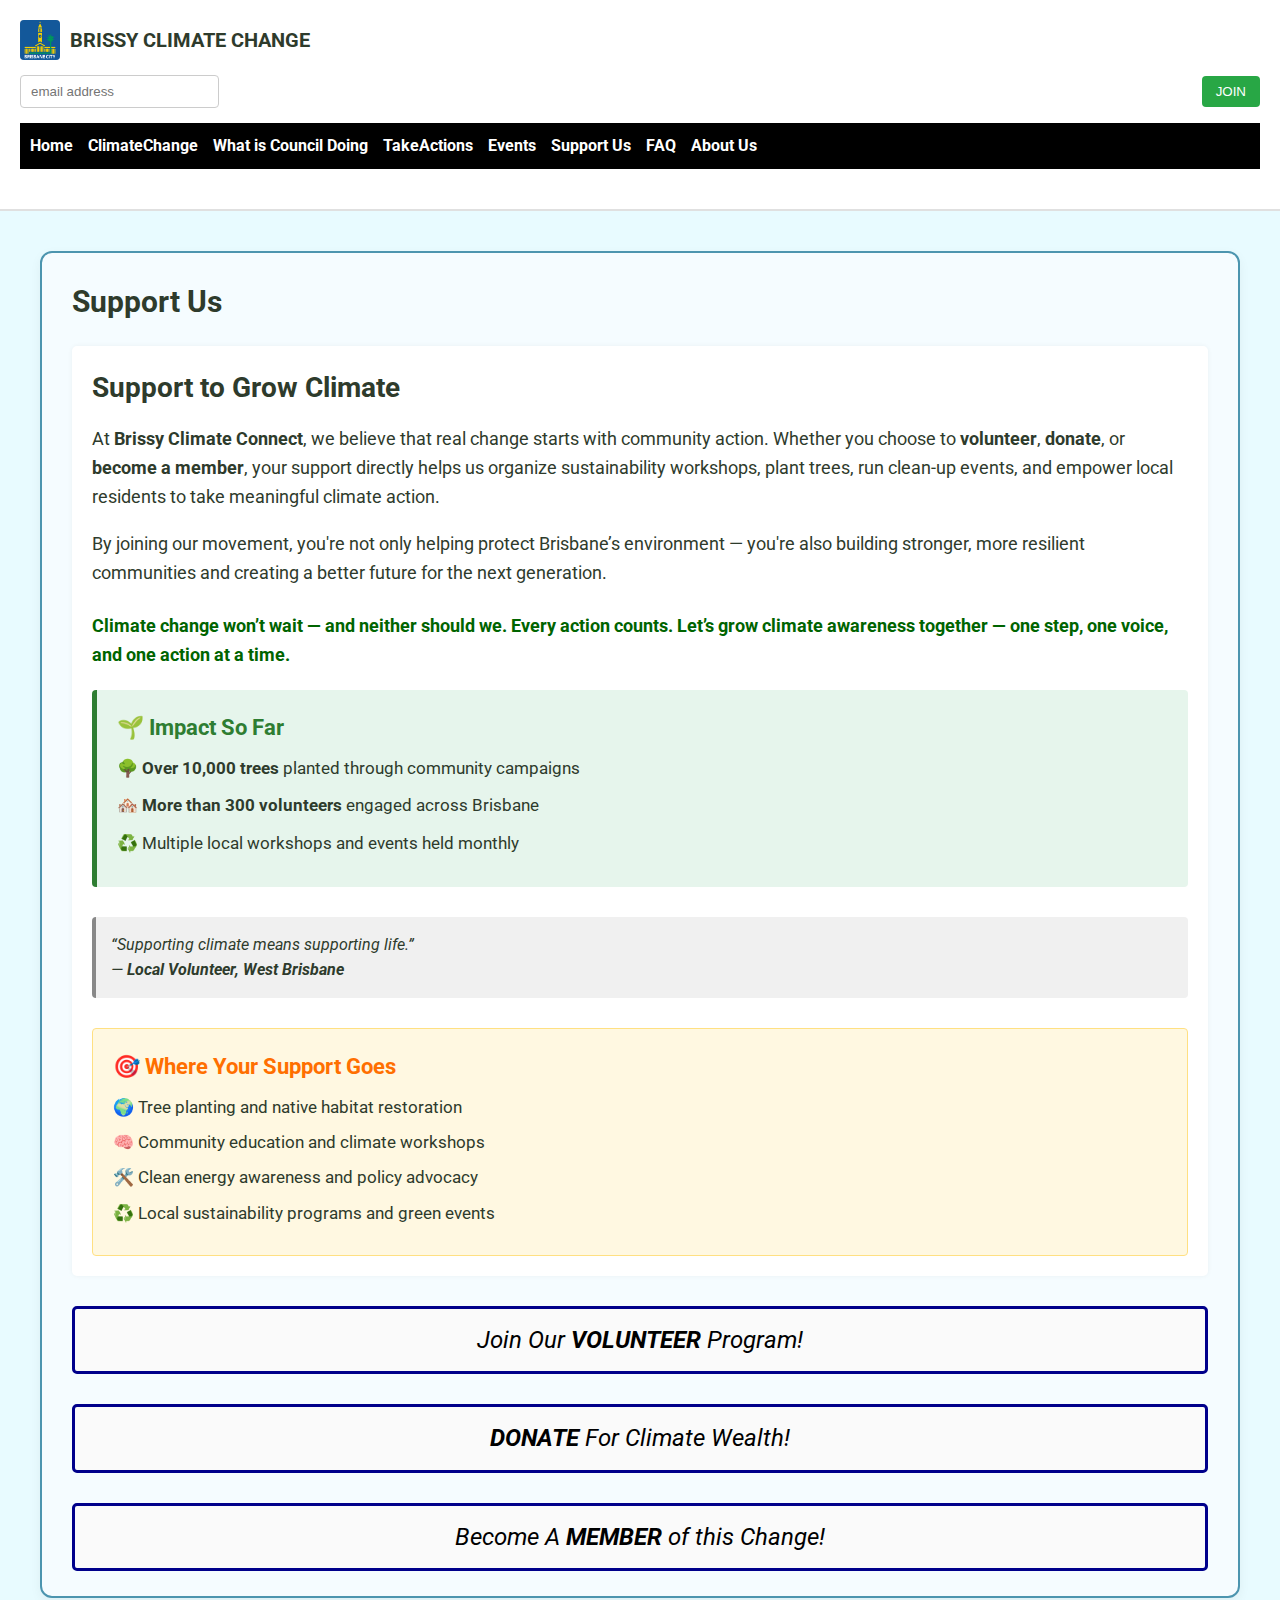
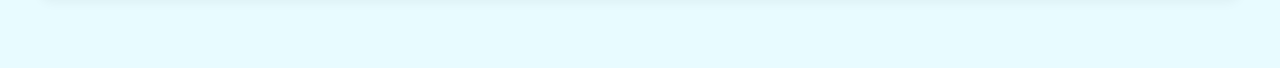
<file: screens/Support.html>
<!DOCTYPE html>
<html lang="en">
<head>
    <meta charset="UTF-8">
    <meta name="viewport" content="width=device-width, initial-scale=1.0">
    <title>BRISSY CLIMATE CHANGE</title>
    <link href="../css/style.css" rel="stylesheet" />
</head>


     <!-- Centres and limits the page width(for desktop layout) -->
    <header>
        <div class="logo-section">
            <div class="logo">
                <img src="../images/BrisbaneCity_logo.png" alt="BRISSY CLIMATE CHANGE" class="logo">
            </div>
            <h2>BRISSY CLIMATE CHANGE</h2>
        </div>
        <div class="subscribe">
            <input type="text" placeholder="email address"/>
            <button>JOIN</button>
            <nav class="navbar">
                <div class="nav-toggle" id="navToggle">&#9776;</div> <!-- Burger Icon -->
                    <div class="nav-links" id="navLinks">
                    <a href = './index.html'>Home</a>
                    <a href = './ClimateChange.html'>ClimateChange</a>
                    <a href = './Council.html'>What is Council Doing</a>
                    <a href = './TakeActions.html'>TakeActions</a>
                    <a href = './Event.html'>Events</a>
                    <a href = './Support.html'>Support Us</a> 
                    <a href = './FAQ.html'>FAQ</a>
                    <a href = './AboutUs.html'>About Us</a>
                </div>
                </nav>
                <script>
                    const toggle = document.getElementById('navToggle');
                    const navLinks = document.getElementById('navLinks');
                  
                    toggle.addEventListener('click', () => {
                      navLinks.classList.toggle('show');
                    });
                  </script>
        </div>
    </header>
        <!-- Main Content -->
        <div class="container">

            <div class="Support_Us">
                <h1>Support Us</h1>
        
                <div class="description">
                    <section class="support-section">
                        <h1>Support to Grow Climate</h1>
                        
                            <p>
                            At <strong>Brissy Climate Connect</strong>, we believe that real change starts with community action.
                            Whether you choose to <strong>volunteer</strong>, <strong>donate</strong>, or <strong>become a member</strong>,
                            your support directly helps us organize sustainability workshops, plant trees, run clean-up events,
                            and empower local residents to take meaningful climate action.
                            </p>
                        
                            <p>
                            By joining our movement, you're not only helping protect Brisbane’s environment — you're also building
                            stronger, more resilient communities and creating a better future for the next generation.
                            </p>
                        
                            <p class="highlighted-quote">
                            Climate change won’t wait — and neither should we. Every action counts.
                            Let’s grow climate awareness together — one step, one voice, and one action at a time.
                            </p>
                        
                            <!-- Impact Section -->
                        <div class="impact-box">
                            <h2>🌱 Impact So Far</h2>
                            <ul>
                                <li>🌳 <strong>Over 10,000 trees</strong> planted through community campaigns</li>
                                <li>🏘️ <strong>More than 300 volunteers</strong> engaged across Brisbane</li>
                                <li>♻️ Multiple local workshops and events held monthly</li>
                            </ul>
                        </div>
                        
                            <!-- Testimonial -->
                        <blockquote class="testimonial">
                            “Supporting climate means supporting life.”<br>
                            — <span>Local Volunteer, West Brisbane</span>
                        </blockquote>
                        
                            <!-- Donation Use Info -->
                        <div class="donation-info">
                            <h2>🎯 Where Your Support Goes</h2>
                            <ul>
                                <li>🌍 Tree planting and native habitat restoration</li>
                                <li>🧠 Community education and climate workshops</li>
                                <li>🛠️ Clean energy awareness and policy advocacy</li>
                                <li>♻️ Local sustainability programs and green events</li>
                            </ul>
                        </div>
                        </section>
                </div>
        
                <!-- CTA (Call to Action) Buttons -->
                <div class="cta-boxes">
                    <a href="../SupportUs/Volunteer.html">Join Our <strong>VOLUNTEER</strong> Program!</a></div>
                <div class="cta-boxes">
                    <a href="../SupportUs/Donate.html"><strong>DONATE</strong> For Climate Wealth!</a></div>
                <div class="cta-boxes">
                    <a href="../SupportUs/Member.html">Become A <strong>MEMBER</strong> of  this Change!</a></div>
            
                </div>
            </div>
        </div>           
</div>
</body>
</html>
</file>
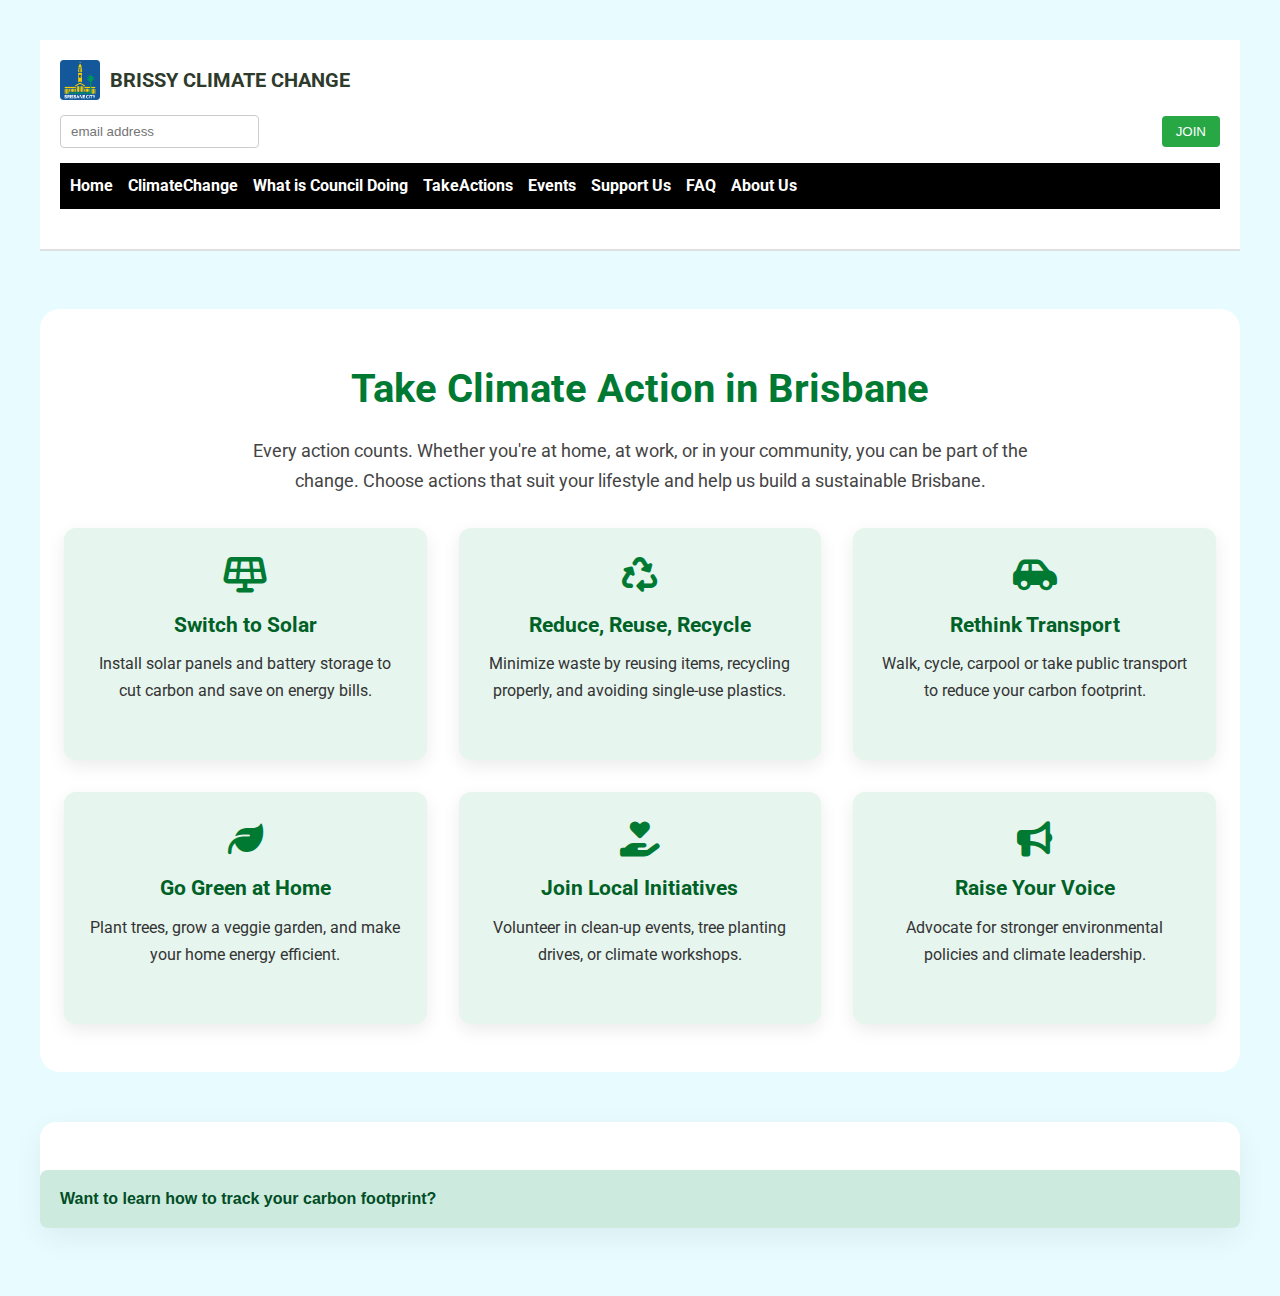
<file: screens/TakeActions.html>
<!DOCTYPE html>
<html lang="en">
<head>
  <meta charset="UTF-8">
    <meta name="viewport" content="width=device-width, initial-scale=1.0">
    <title>BRISSY CLIMATE CHANGE</title>
    <link href="../css/style.css" rel="stylesheet" />
  <title>Take Climate Action – Brissy Climate Connect</title>
</head>
<body>
<div class="container">
    <!-- Centres and limits the page width(for desktop layout) -->

    <header>
        <div class="logo-section">
          <div class="logo">
            <img src="../images/BrisbaneCity_logo.png" alt="BRISSY CLIMATE CHANGE" class="logo">
          </div>
            
            <h2>BRISSY CLIMATE CHANGE</h2>
        </div>
        <div class="subscribe">
            <input type="text" placeholder="email address"/>
            <button>JOIN</button>
            <nav class="navbar">
              <div class="nav-toggle" id="navToggle">&#9776;</div> <!-- Burger Icon -->
                  <div class="nav-links" id="navLinks">
                  <a href = './index.html'>Home</a>
                  <a href = './ClimateChange.html'>ClimateChange</a>
                  <a href = './Council.html'>What is Council Doing</a>
                  <a href = './TakeActions.html'>TakeActions</a>
                  <a href = './Event.html'>Events</a>
                  <a href = './Support.html'>Support Us</a> 
                  <a href = './FAQ.html'>FAQ</a>
                  <a href = './AboutUs.html'>About Us</a>
              </div>
              </nav>
              <script>
                  const toggle = document.getElementById('navToggle');
                  const navLinks = document.getElementById('navLinks');
                
                  toggle.addEventListener('click', () => {
                    navLinks.classList.toggle('show');
                  });
                </script>  
        </div>
      </header>      
  </div> 

    <div class="content">
        <section class="take-action-section">
          <h2>Take Climate Action in Brisbane</h2>
          <p>Every action counts. Whether you're at home, at work, or in your community, you can be part of the change. Choose actions that suit your lifestyle and help us build a sustainable Brisbane.</p>
        
          <div class="action-grid">
            <div class="action-card">
              <i class="fas fa-solar-panel"></i>
              <h3>Switch to Solar</h3>
              <p>Install solar panels and battery storage to cut carbon and save on energy bills.</p>
            </div>
        
            <div class="action-card">
              <i class="fas fa-recycle"></i>
              <h3>Reduce, Reuse, Recycle</h3>
              <p>Minimize waste by reusing items, recycling properly, and avoiding single-use plastics.</p>
            </div>
        
            <div class="action-card">
              <i class="fas fa-car-side"></i>
              <h3>Rethink Transport</h3>
              <p>Walk, cycle, carpool or take public transport to reduce your carbon footprint.</p>
            </div>
        
            <div class="action-card">
              <i class="fas fa-leaf"></i>
              <h3>Go Green at Home</h3>
              <p>Plant trees, grow a veggie garden, and make your home energy efficient.</p>
            </div>
        
            <div class="action-card">
              <i class="fas fa-hand-holding-heart"></i>
              <h3>Join Local Initiatives</h3>
              <p>Volunteer in clean-up events, tree planting drives, or climate workshops.</p>
            </div>
        
            <div class="action-card">
              <i class="fas fa-bullhorn"></i>
              <h3>Raise Your Voice</h3>
              <p>Advocate for stronger environmental policies and climate leadership.</p>
            </div>
          </div>
        </section>
        
        <section class="carbon-footprint-section">
          <button class="collapsible">Want to learn how to track your carbon footprint?</button>
          <div class="collapsible-content">
            <p>You can use free online tools like the ClimateHero Calculator or the WWF Footprint Tool to estimate your environmental impact and identify areas to improve.</p>

              <h1>Understand & Reduce Your Carbon Footprint</h1>

                <p>
                  Your <strong>carbon footprint</strong> is the total amount of greenhouse gases
                  generated by your actions. From how you travel to the food you eat, every choice
                  leaves a mark on our planet. At <em>Brissy Climate Connect</em>, we help you learn how
                  to measure and reduce that impact — for a cleaner, greener Brisbane.
                </p>

                <h2>What Contributes to Your Carbon Footprint?</h2>
                <ul>
                  <li>Transportation (car, flights, public transport)</li>
                  <li>Home energy use (heating, cooling, lighting)</li>
                  <li>Food consumption (especially meat and dairy)</li>
                  <li>Shopping habits (clothing, electronics, waste)</li>
                  <li>Electricity source (renewable vs fossil fuels)</li>
                </ul>

                <h2>🧮 Calculate Your Carbon Footprint</h2>
                <p>
                  Use online calculators to get a personalized estimate:
                </p>
                <ul>
                  <li><a href="https://www.carbonfootprint.com/calculator.aspx" target="_blank">CarbonFootprint.com Calculator</a></li>
                  <li><a href="https://www.epa.gov/carbon-footprint-calculator" target="_blank">EPA Carbon Calculator</a></li>
                </ul>

                <h2>Easy Ways to Reduce Your Footprint</h2>
                <ul>
                  <li><strong>Switch to renewable energy</strong> at home</li>
                  <li><strong>Take public transport</strong> or cycle more</li>
                  <li><strong>Eat more plant-based meals</strong> each week</li>
                  <li><strong>Reduce single-use plastics</strong> and packaging</li>
                  <li><strong>Buy second-hand</strong> or from eco-friendly brands</li>
                </ul>

                <blockquote>
                  🌱 <em>“Small actions by many create big change.”</em>
                </blockquote>

                <h2>Brisbane’s Climate Target</h2>
                <p>
                  The <strong>Brisbane City Council</strong> aims to become carbon neutral and climate resilient by 2031. You can help us get there by reducing your household emissions and spreading awareness.
                </p>

                <h2>Share Your Progress</h2>
                <p>
                  Share your personal carbon-cutting actions using the hashtag
                  <strong>#BrissyClimateAction</strong> to inspire others in our community.
                </p>
          </div>
        </section>
        
        <!-- Font Awesome CDN -->
        <link rel="stylesheet" href="https://cdnjs.cloudflare.com/ajax/libs/font-awesome/6.4.0/css/all.min.css">
        <script>
          const coll = document.querySelector('.collapsible');
          const content = document.querySelector('.collapsible-content');
        
          coll.addEventListener('click', () => {
            content.style.display = content.style.display === "block" ? "none" : "block";
          });
        </script>
        
            </body>
            </html>

            
            </div>
          </section>
      </div>  
         
          
    
</div>    
</body>
</html>
</file>
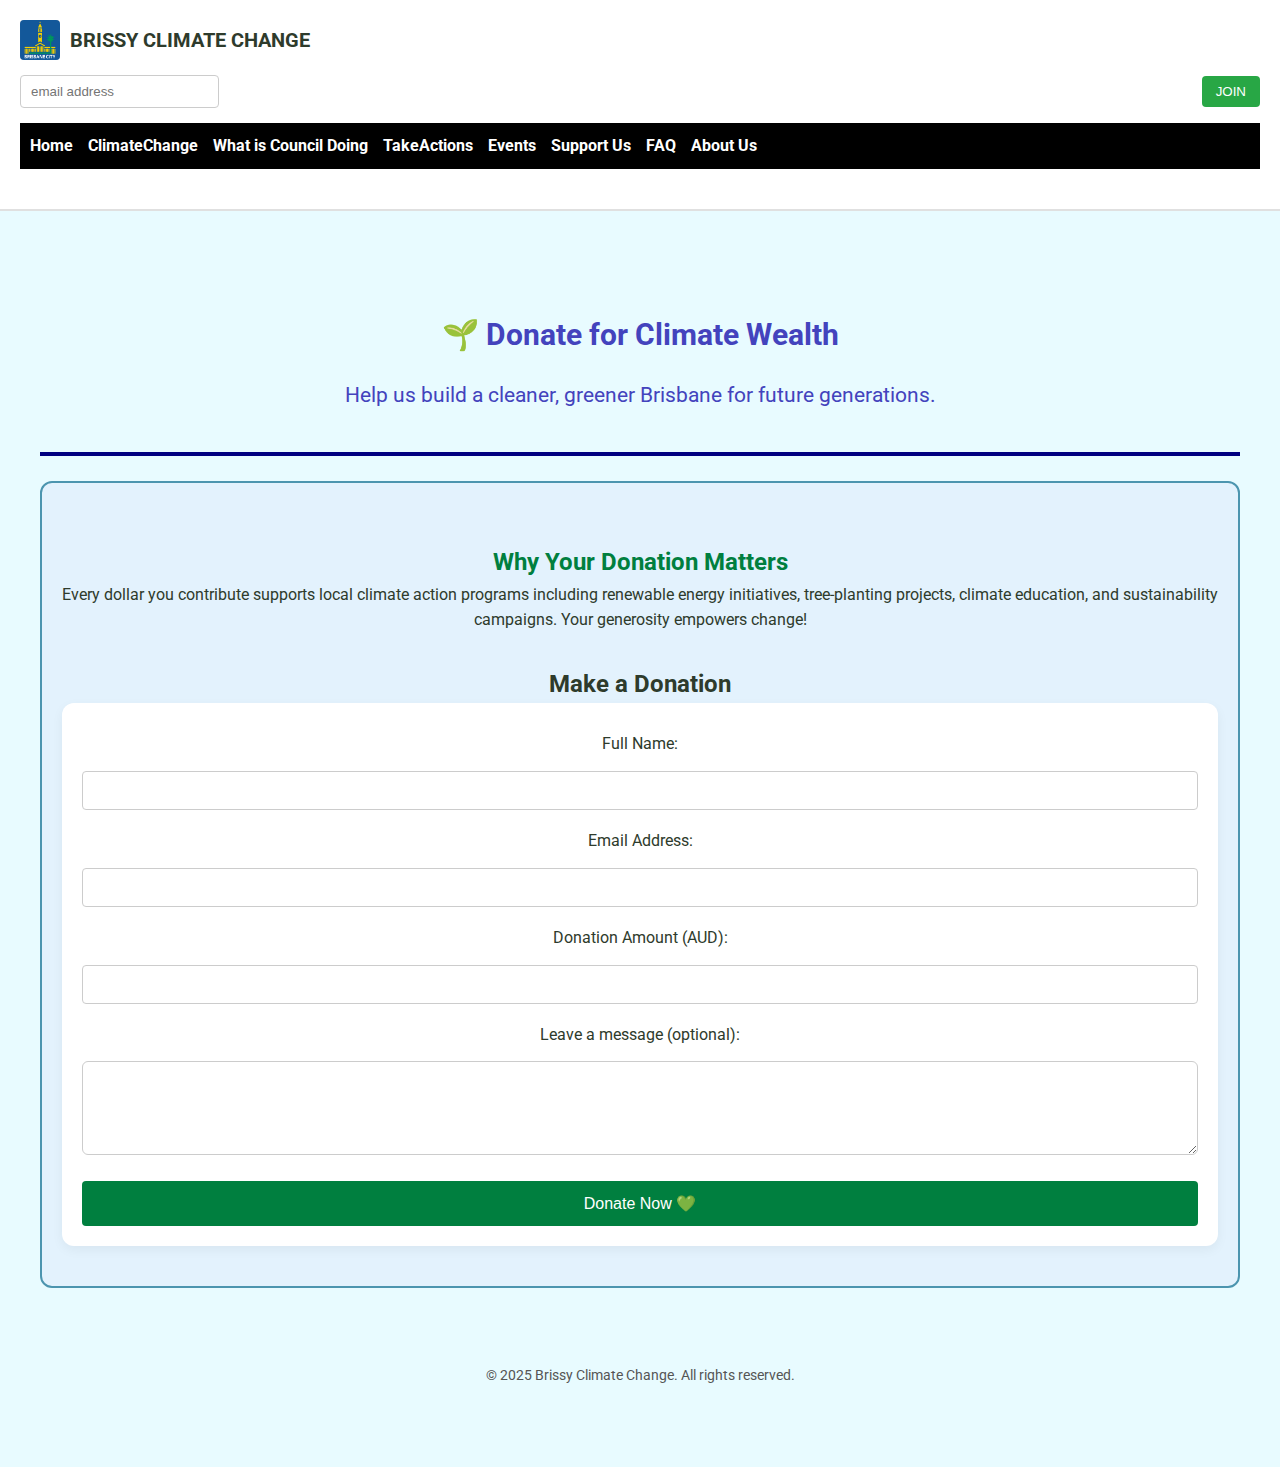
<file: SupportUs/Donate.html>
<!DOCTYPE html>
<html lang="en">
<head>
    <meta charset="UTF-8">
    <meta name="viewport" content="width=device-width, initial-scale=1.0">
    <title>BRISSY CLIMATE CHANGE</title>
    <link href="../css/style.css" rel="stylesheet" />
</head>
<body>
  <header>
    <div class="logo-section">
      <div class="logo">
        <img src="../images/BrisbaneCity_logo.png" alt="BRISSY CLIMATE CHANGE" class="logo">
      </div>
        
        <h2>BRISSY CLIMATE CHANGE</h2>
    </div>
    <div class="subscribe">
        <input type="text" placeholder="email address"/>
        <button>JOIN</button>
        <nav class="navbar">
          <div class="nav-toggle" id="navToggle">&#9776;</div> <!-- Burger Icon -->
              <div class="nav-links" id="navLinks">
              <a href = './index.html'>Home</a>
              <a href = './ClimateChange.html'>ClimateChange</a>
              <a href = './Council.html'>What is Council Doing</a>
              <a href = './TakeActions.html'>TakeActions</a>
              <a href = './Event.html'>Events</a>
              <a href = './Support.html'>Support Us</a> 
              <a href = './FAQ.html'>FAQ</a>
              <a href = './AboutUs.html'>About Us</a>
          </div>
          </nav>
          <script>
              const toggle = document.getElementById('navToggle');
              const navLinks = document.getElementById('navLinks');
            
              toggle.addEventListener('click', () => {
                navLinks.classList.toggle('show');
              });
            </script>   
    </div>
  </header> 
 
      <div class="container">

        <div class="heading">
            <h1>🌱 Donate for Climate Wealth</h1>
            <p>Help us build a cleaner, greener Brisbane for future generations.</p>
        </div>

        <br>

      <div class="Matters">
            <section class="campaign-info">
              <h2>Why Your Donation Matters</h2>
              <p>
                Every dollar you contribute supports local climate action programs including renewable energy initiatives,
                tree-planting projects, climate education, and sustainability campaigns. Your generosity empowers change!
              </p>
            </section>
        
            <section class="donation-form">
              <h2>Make a Donation</h2>
              <form action="#" method="post">
                <label for="fullname">Full Name:</label>
                <input type="text" id="fullname" name="fullname" required>
        
                <label for="email">Email Address:</label>
                <input type="email" id="email" name="email" required>
        
                <label for="amount">Donation Amount (AUD):</label>
                <input type="number" id="amount" name="amount" min="1" required>
        
                <label for="message">Leave a message (optional):</label>
                <textarea id="message" name="message" rows="4"></textarea>
        
                <button type="submit">Donate Now 💚</button>
              </form>
            </section>
          </div>
          </main>
        
          <footer>
            <p>© 2025 Brissy Climate Change. All rights reserved.</p>
          </footer>
</div>
</body>
</html>
</file>
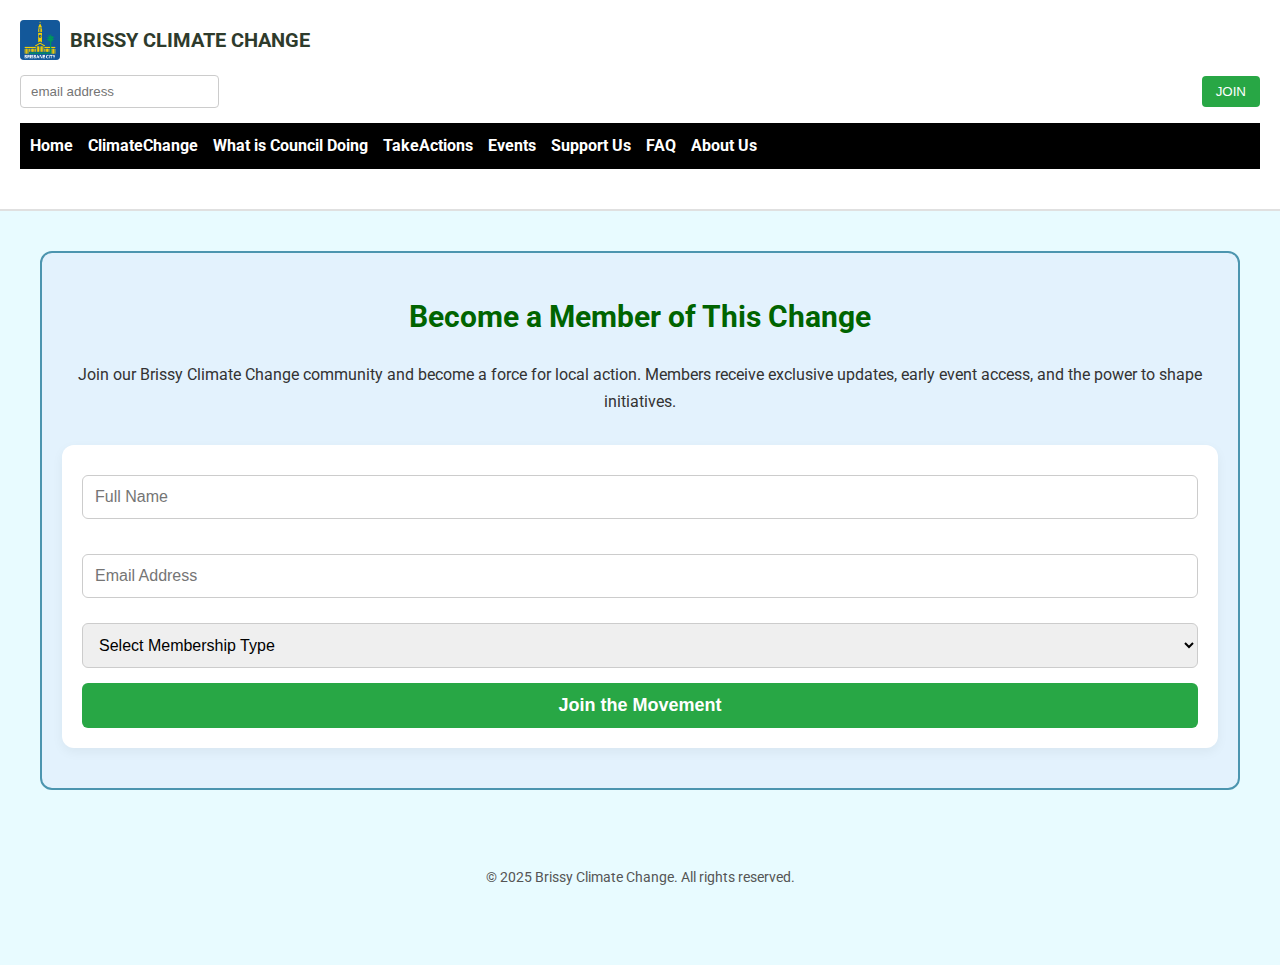
<file: SupportUs/Member.html>
<!DOCTYPE html>
<html lang="en">
<head>
    <meta charset="UTF-8">
    <meta name="viewport" content="width=device-width, initial-scale=1.0">
    <title>BRISSY CLIMATE CHANGE</title>
    <link href="../css/style.css" rel="stylesheet" />
</head>
<body>
    <header>
        <div class="logo-section">
          <div class="logo">
            <img src="../images/BrisbaneCity_logo.png" alt="BRISSY CLIMATE CHANGE" class="logo">
          </div>
            
            <h2>BRISSY CLIMATE CHANGE</h2>
        </div>
        <div class="subscribe">
            <input type="text" placeholder="email address"/>
            <button>JOIN</button>
            <nav class="navbar">
              <div class="nav-toggle" id="navToggle">&#9776;</div> <!-- Burger Icon -->
                  <div class="nav-links" id="navLinks">
                  <a href = './index.html'>Home</a>
                  <a href = './ClimateChange.html'>ClimateChange</a>
                  <a href = './Council.html'>What is Council Doing</a>
                  <a href = './TakeActions.html'>TakeActions</a>
                  <a href = './Event.html'>Events</a>
                  <a href = './Support.html'>Support Us</a> 
                  <a href = './FAQ.html'>FAQ</a>
                  <a href = './AboutUs.html'>About Us</a>
              </div>
              </nav>
              <script>
                  const toggle = document.getElementById('navToggle');
                  const navLinks = document.getElementById('navLinks');
                
                  toggle.addEventListener('click', () => {
                    navLinks.classList.toggle('show');
                  });
                </script>   
        </div>
      </header> 

    <div class="container">
        <div class="membership-container">
            <h1>Become a Member of This Change</h1>
            <p>Join our Brissy Climate Change community and become a force for local action. Members receive exclusive updates, early event access, and the power to shape initiatives.</p>
        
            <form onsubmit="event.preventDefault(); alert('Thank you for becoming a member!');">
              <input type="text" placeholder="Full Name" required>
              <input type="email" placeholder="Email Address" required>
              <select required>
                <option value="">Select Membership Type</option>
                <option value="student">Student - Free</option>
                <option value="individual">Individual - $10/Month</option>
                <option value="family">Family - $25/Month</option>
              </select>
              <button type="submit">Join the Movement</button>
            </form>
          </div>

          <footer>
            <p>© 2025 Brissy Climate Change. All rights reserved.</p>
          </footer>
</div>
</body>
</html>
</file>
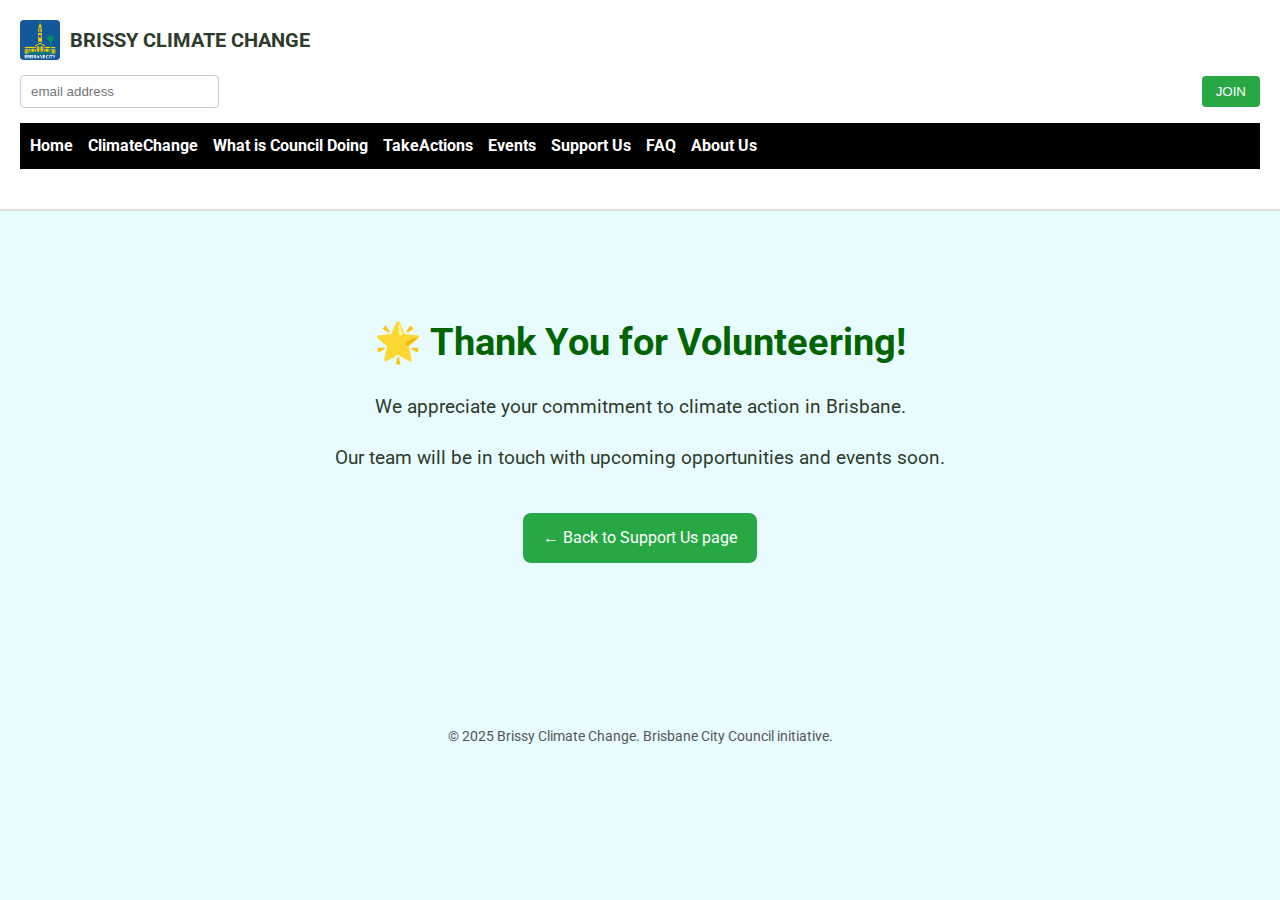
<file: SupportUs/Thankyou.html>
<!DOCTYPE html>
<html lang="en">
<head>
    <meta charset="UTF-8">
    <meta name="viewport" content="width=device-width, initial-scale=1.0">
    <title>BRISSY CLIMATE CHANGE</title>
    <link href="../css/style.css" rel="stylesheet" />
</head>
<body>
    <header>
        <div class="logo-section">
          <div class="logo">
            <img src="../images/BrisbaneCity_logo.png" alt="BRISSY CLIMATE CHANGE" class="logo">
          </div>
            
            <h2>BRISSY CLIMATE CHANGE</h2>
        </div>
        <div class="subscribe">
            <input type="text" placeholder="email address"/>
            <button>JOIN</button>
            <nav class="navbar">
              <div class="nav-toggle" id="navToggle">&#9776;</div> <!-- Burger Icon -->
                  <div class="nav-links" id="navLinks">
                  <a href = './index.html'>Home</a>
                  <a href = './ClimateChange.html'>ClimateChange</a>
                  <a href = './Council.html'>What is Council Doing</a>
                  <a href = './TakeActions.html'>TakeActions</a>
                  <a href = './Event.html'>Events</a>
                  <a href = './Support.html'>Support Us</a> 
                  <a href = './FAQ.html'>FAQ</a>
                  <a href = './AboutUs.html'>About Us</a>
              </div>
              </nav>
              <script>
                  const toggle = document.getElementById('navToggle');
                  const navLinks = document.getElementById('navLinks');
                
                  toggle.addEventListener('click', () => {
                    navLinks.classList.toggle('show');
                  });
                </script>   
        </div>
      </header> 

        <script>
            function toggleMenu() {
              document.getElementById('navLinks').classList.toggle('show');
            }
        </script>

    <div class="container">
        <div class="thank-you">
            <h1>🌟 Thank You for Volunteering!</h1>
            <p>We appreciate your commitment to climate action in Brisbane.</p>
            <p>Our team will be in touch with upcoming opportunities and events soon.</p>
        
            <a class="back-link" href="../screens/Support.html">← Back to Support Us page</a>
          </div>
        <br>
          <footer>
            <p>&copy; 2025 Brissy Climate Change. Brisbane City Council initiative.</p>
          </footer>
</div>
</body>
</html>
</file>
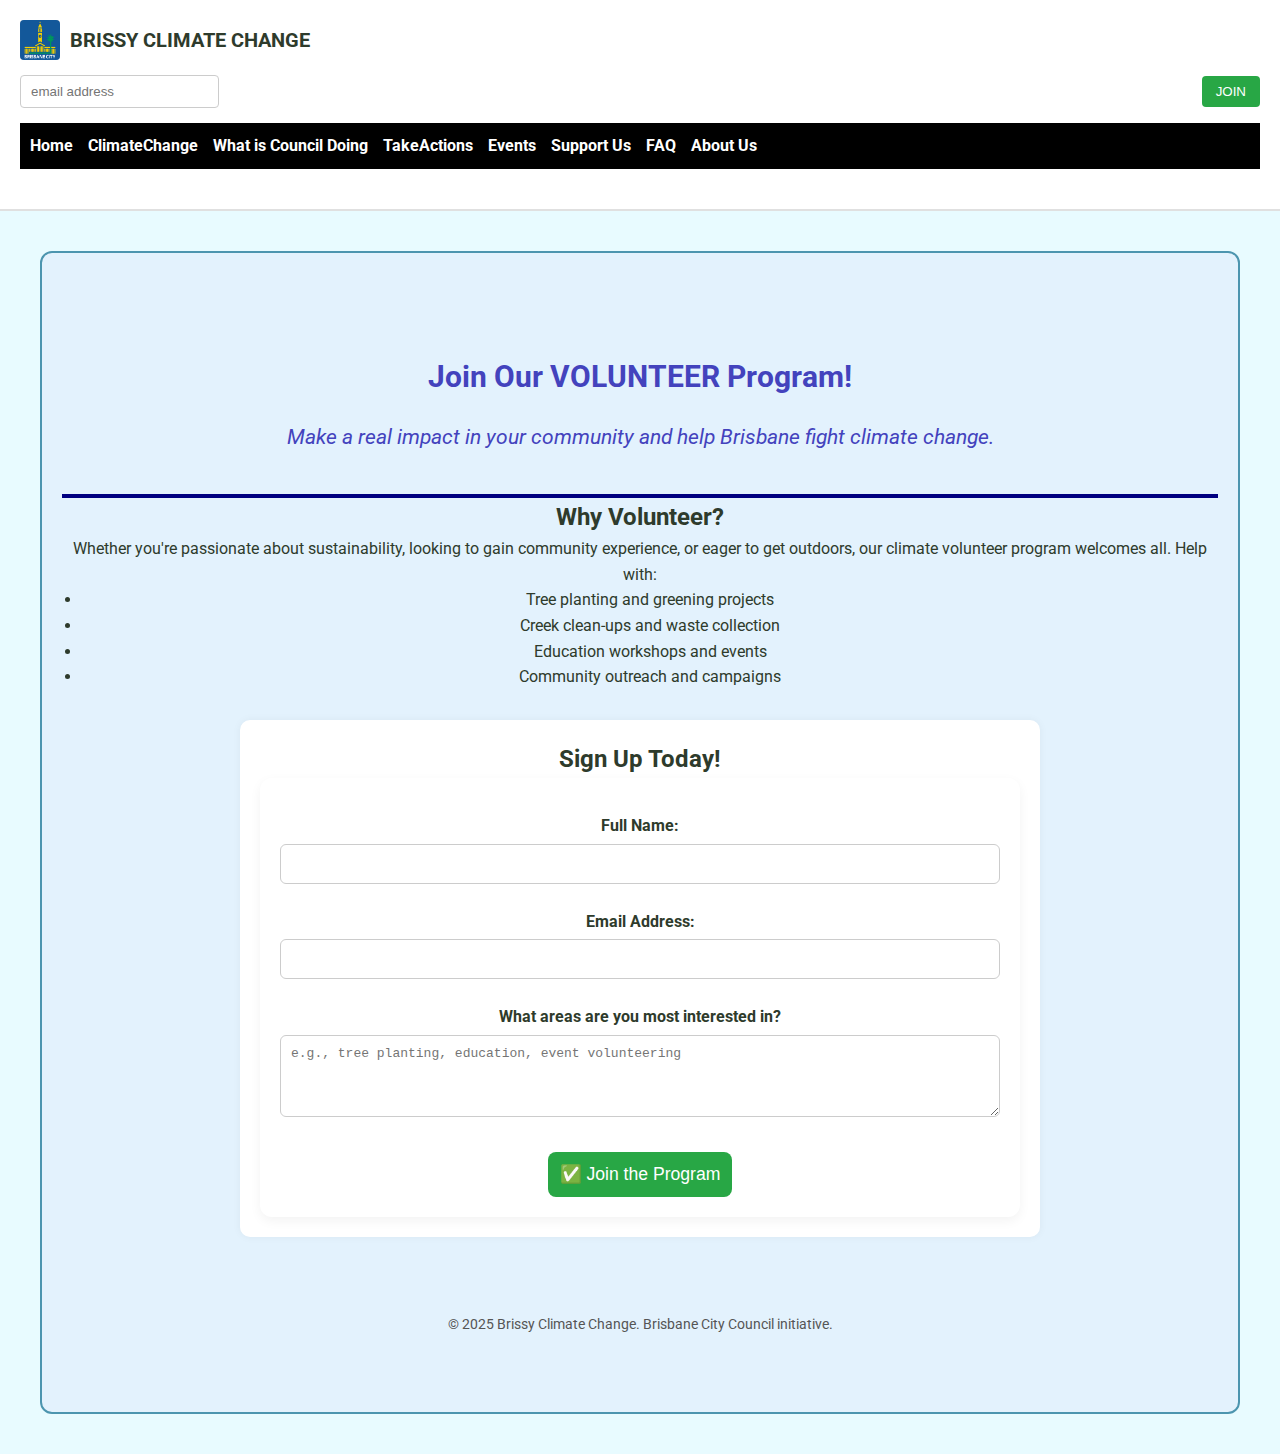
<file: SupportUs/Volunteer.html>
<!DOCTYPE html>
<html lang="en">
<head>
    <meta charset="UTF-8">
    <meta name="viewport" content="width=device-width, initial-scale=1.0">
    <title>BRISSY CLIMATE CHANGE</title>
    <link href="../css/style.css" rel="stylesheet" />
</head>
<body>

  <header>
    <div class="logo-section">
      <div class="logo">
        <img src="../images/BrisbaneCity_logo.png" alt="BRISSY CLIMATE CHANGE" class="logo">
      </div>
        
        <h2>BRISSY CLIMATE CHANGE</h2>
    </div>
    <div class="subscribe">
        <input type="text" placeholder="email address"/>
        <button>JOIN</button>
        <nav class="navbar">
          <div class="nav-toggle" id="navToggle">&#9776;</div> <!-- Burger Icon -->
              <div class="nav-links" id="navLinks">
              <a href = './index.html'>Home</a>
              <a href = './ClimateChange.html'>ClimateChange</a>
              <a href = './Council.html'>What is Council Doing</a>
              <a href = './TakeActions.html'>TakeActions</a>
              <a href = './Event.html'>Events</a>
              <a href = './Support.html'>Support Us</a> 
              <a href = './FAQ.html'>FAQ</a>
              <a href = './AboutUs.html'>About Us</a>
          </div>
          </nav>
          <script>
              const toggle = document.getElementById('navToggle');
              const navLinks = document.getElementById('navLinks');
            
              toggle.addEventListener('click', () => {
                navLinks.classList.toggle('show');
              });
            </script>
    </div>
  </header> 
       
  <div class="container">
    <div class="Volunteer">
          <div class="heading">
            <h1>Join Our VOLUNTEER Program!</h1>
            <p class="tagline">Make a real impact in your community and help Brisbane fight climate change.
          </div>
 
        <section class="info">
            <h2>Why Volunteer?</h2>
            <p>Whether you're passionate about sustainability, looking to gain community experience, or eager to get outdoors, our climate volunteer program welcomes all. Help with:</p>
            <ul>
              <li>Tree planting and greening projects</li>
              <li>Creek clean-ups and waste collection</li>
              <li>Education workshops and events</li>
              <li>Community outreach and campaigns</li>
            </ul>
          </section>
        
          <section class="form-section1">
            <h2>Sign Up Today!</h2>
            <form action="./Thankyou.html" method="POST">
              <label for="name">Full Name:</label>
              <input type="text" id="name" name="name" required />
        
              <label for="email">Email Address:</label>
              <input type="email" id="email" name="email" required />
        
              <label for="interests">What areas are you most interested in?</label>
              <textarea id="interests" name="interests" rows="4" placeholder="e.g., tree planting, education, event volunteering"></textarea>
        
              <a href ='./Thankyou.html'><button type="submit">✅ Join the Program</button></a>
            </form>
          </section>
        
          <footer>
            <p>&copy; 2025 Brissy Climate Change. Brisbane City Council initiative.</p>
          </footer>
        </div>
</div>
</body>
</html>
</file>
<file: css/style.css>
@import url('https://fonts.googleapis.com/css2?family=Roboto:ital,wght@0,400;0,700;0,900;1,400;1,700;1,900&display=swap');

/* Reset and base styles */

* {
    margin: 0;
    padding: 0;
    box-sizing: border-box;
  }
   

  body {
    font-family: 'Roboto', 'Segoe UI', Arial, sans-serif;
    background-color: #e8fbff;
    color: #2e3b2c;
    line-height: 1.6;
    
  }
   
  /* Container to center content */
  .container {
    max-width: 100%;
    margin: 0 auto;
    
  }
   
  /* Header */
  header {
    background-color: #fff;
    padding: 20px;
    border-bottom: 2px solid #e0e0e0;
  }
   
  .logo-section {
    display: flex;
    align-items: center;
    gap: 10px;
    margin-bottom: 15px;
  }
   
  .logo {
    width: 40px;
    height: 40px;
    background-color: #ccc;
    border-radius: 4px;
  }
   
  .logo-section h2 {
    font-size: 20px;
  }
   
  /* Subscribe box */
  .subscribe {
    display: flex;
    align-items: center;
    justify-content: space-between;
    flex-wrap: wrap;
    margin-bottom: 20px;
  }
   
  .subscribe input[type="text"] {
    padding: 8px 10px;
    border: 1px solid #ccc;
    border-radius: 4px;
  }
   
  .subscribe button {
    padding: 8px 14px;
    margin-left: 8px;
    background-color: #28a745;
    color: white;
    border: none;
    border-radius: 4px;
    cursor: pointer;
  }
   
  .subscribe button:hover {
    background-color: #218838;
  }
   
  /* Navigation */
  .navbar {
    width: 100%;
    margin-top: 15px;
    display: flex;
    flex-wrap: wrap;
    gap: 15px;
    background-color: #000;
    padding: 10px;
  }
   
  .navbar a {
    color: white;
    text-decoration: none;
    font-weight: bold;
  }
   
  .navbar a:hover {
    text-decoration: underline;
  }

  /* Burger icon styles */
.nav-toggle {
  display: none;
  font-size: 28px;
  color: white;
  cursor: pointer;
}

/* Navigation links container */
.nav-links {
  display: flex;
  gap: 15px;
  flex-wrap: wrap;
}

/* Responsive behavior */
@media (max-width: 768px) {
  .nav-toggle {
    display: block;
  }

  .nav-links {
    display: none;
    flex-direction: column;
    width: 100%;
    background-color: #000;
    padding: 10px 0;
  }

  .nav-links a {
    padding: 10px 20px;
    border-top: 1px solid #333;
  }

  .nav-links.show {
    display: flex;
  }
}

/* -------------------------------------------------- HOME ---------------------------------------------------- */

  .container {
    padding: 40px;
  }

  .mission{
    font-size: x-large;
    text-align: center;
    color: #007a33;
    padding: 10px;
    background-color: #f5fcff;
    border: 2px solid #4c95af;
    border-radius: 8px;
  }

  .mission a{
    color: #005323;
    text-decoration: none;
    font-style: italic;
  }

  .mission a:hover{
    text-decoration:overline underline;
    
  }

  .mission a:visited{
    color: #005323;
  }
  .alert {
    text-align: center;
    background: red;
    color: white;
    font-weight: bold;
    font-style: italic;
    font-size: 20px;
    padding: 13px;
    margin-top: 10px;
    border-radius: 8px;
    
  }

  .Home{
    background-color: #f5fcff;
    border: 2px solid #4c95af;
    padding: 25px 30px;
    border-radius: 20px;
  }

 .news-content.hidden {
    display: none;
  }

  .news-item {
    border: 2px solid #007a33;
    padding: 5px;
    margin-bottom: 1.5em;
    border-radius: 8px;
    background: #e6f5ee;
    text-align: center;
  }

  .news-item img {
    max-width: 50%;
    border-radius: 6px;
  }

  .news-item h3 {
    margin-top: 0.5em;
  }

  .toggle-news {
    margin-top: 0.5em;
    background-color: #2e7d32;
    color: white;
    border: none;
    padding: 0.5em 1em;
    border-radius: 4px;
    cursor: pointer;
  }

  .toggle-news:hover {
    background-color: #1b5e20;
  }

/* -------------------------------------------------- CLIMATE CHANGE ---------------------------------------------------- */

    .Climate{
      padding: 40px;
      
      }
      
      /* Headings */
      .title, .padding {
        font-size: 2em;
        border-bottom: 2px solid #4c95af;
        padding-bottom: 10px;
        margin-bottom: 20px;
        color: #205e78;
      }
      
      .section-title {
        text-align: center;
        font-size: 2rem;
        margin-bottom: 40px;
        color: #205e78;
      }
      
      /* Paragraphs and Lists */
      
      
      .Climate ul {
        list-style-type: disc;
        padding-left: 25px;
        margin: 10px 0;
      }
      
      .Climate li {
        margin-bottom: 8px;
      }
      
      .content-box {
        background-color: #f5fcff;
        border: 2px solid #4c95af;
        padding: 25px 30px;
        border-radius: 12px;
        margin-bottom: 30px;
        box-shadow: 0 4px 12px rgba(0,0,0,0.05);
      }
      
      .content-box h2 {
        font-size: 1.8rem;
        color: #205e78;
        margin-bottom: 20px;
        display: flex;
        align-items: center;
        gap: 10px;
      }
      
      .content-box h3 {
        font-size: 1.5rem;
        color: #1b4636;
        margin-bottom: 15px;
      }
      
      .content-box p {
        font-size: 1rem;
        color: #2e3b2c;
        margin-bottom: 15px;
      }
      
      
      /* Pointers */
      .pointer {
        font-size: 1.6em;
        margin-top: 40px;
      }
      
      .sub_pointer {
        color: #2e7d32;
        font-size: 1.3em;
        margin-top: 30px;
      }
      
      /* Quotes */
      .quotes {
        background-color: #d0e9f6;
        border-left: 5px solid #4c95af;
        padding: 15px 20px;
        font-style: italic;
        color: #2e3b2c;
        margin: 20px 0;
      }
      
      /* Strong Text */
      .Climate strong {
        color: #1a6b52;
      }
      
      /* Video */
      .Climate video {
        display: block;
        margin: 59px auto;
        max-width: 100%;
        height: auto;
        border: 5px solid #4c95af;
        border-radius: 12px;
        box-shadow: 0 8px 20px rgba(0, 0, 0, 0.1);
        background-color: #000;
      }
      
      /* Testimonial Section */
      .testimonial-section {
        max-width: 1200px;
        margin: 0 auto;
      }
      
      .testimonial-grid {
        display: grid;
        grid-template-columns: repeat(auto-fit, minmax(280px, 1fr));
        gap: 30px;
      }
      
      .testimonial-card {
        background-color: #ffffff;
        border-left: 5px solid #4c95af;
        padding: 20px;
        margin: 25px 0;
        border-radius: 12px;
        box-shadow: 0 4px 12px rgba(0, 0, 0, 0.05);
        display: flex;
        flex-direction: column;
        justify-content: space-between;
      }
      
      .testimonial-avatar {
        width: 60px;
        height: 60px;
        border-radius: 50%;
        background-color: #d0e9f6;
        display: flex;
        align-items: center;
        justify-content: center;
        font-size: 1.5rem;
        margin-bottom: 15px;
        color: #205e78;
      }
      
      .testimonial-quote {
        font-style: italic;
        color: #2e3b2c;
        margin-bottom: 15px;
      }
      
      .testimonial-name {
        font-weight: bold;
        color: #205e78;
      }
      
      .testimonial-location {
        font-size: 0.9rem;
        color: #555;
      }
      
      /* Form */
      form {
        background-color: #ffffff;
        padding: 20px;
        border-radius: 12px;
        box-shadow: 0 4px 12px rgba(0,0,0,0.05);
      }
      
      form h3 {
        margin-top: 0;
        color: #205e78;
      }
      
      form input,
      form textarea {
        width: 100%;
        padding: 10px;
        margin: 10px 0;
        border: 1px solid #ccc;
        border-radius: 6px;
        font-size: 1rem;
      }
      
      form button {
        background-color: #28a745;
        color: #fff;
        border: none;
        padding: 10px 20px;
        font-size: 1rem;
        border-radius: 6px;
        cursor: pointer;
        transition: background-color 0.3s;
      }
      
      form button:hover {
        background-color: #218838;
      }
      
      /* Responsive */
      @media (max-width: 600px) {
        .section-title {
          font-size: 1.5rem;
        }
      
        video {
          width: 100%;
          height: auto;
        }
      }      

/* -------------------------------------------------- WHAT IS COUNCIL DOING ---------------------------------------------------- */

      .container {
        padding: 40px;
      }
    
      /* Headings */
    
      .content {
        font-size: 2em;
        
      }
    
      .padding {
        font-size: 2em;
        border-bottom: 2px solid rgb(199, 229, 241);
        padding-bottom: 10px;
        margin-bottom: 20px;
        
      }
    
      #council-doing{
        padding: 20px;
        background-color: #f5fcff;
        border: 2px solid #4c95af;
        border-radius: 8px;
      }
      
      #council-doing h2 {
        font-size: 2rem;
        margin-bottom: 20px;
        /* color: #1a5e20; */
      }
      
      #council-doing h3 {
        font-size: 1.5rem;
        margin-top: 30px;
        margin-bottom: 10px;
        /* color: #2e7d32; */
      }
      
      /* Paragraphs */
      #council-doing p {
        margin-bottom: 16px;
        font-size: 1.05rem;
      }
      
      /* Lists */
      #council-doing ul {
        padding-left: 20px;
        margin-bottom: 20px;
      }
      
      #council-doing li {
        margin-bottom: 8px;
        font-size: 1.02rem;
      }
      
      /* Blockquotes */
      #council-doing blockquote {
        background-color: #f1f8e9;
        border-left: 5px solid #8bc34a;
        margin: 20px 0;
        padding: 15px 20px;
        font-style: italic;
        color: #33691e;
      }
    
      /* Quick Links */
      #council-doing a {
        color: #1565c0;
        text-decoration: none;
        font-weight: 500;
      }
      
      #council-doing a:hover {
        text-decoration: underline;
      }
      
      /* Responsive tweaks */
      @media (max-width: 768px) {
        #council-doing {
          padding: 15px;
        }
      
        #council-doing h2 {
          font-size: 1.6rem;
        }
      
        #council-doing h3 {
          font-size: 1.3rem;
        }
      
        #council-doing p,
        #council-doing li {
          font-size: 1rem;
        }
      }
      .container {
        padding: 40px;
      }
    
      /* Headings */
    
      .content {
        font-size: 2em;
        
      }
    
      .padding {
        font-size: 2em;
        border-bottom: 2px solid rgb(199, 229, 241);
        padding-bottom: 10px;
        margin-bottom: 20px;
        
      }
    
      #council-doing{
        padding: 20px;
        background-color: #f5fcff;
        border: 2px solid #4c95af;
        border-radius: 8px;
      }
      
      #council-doing h2 {
        font-size: 2rem;
        margin-bottom: 20px;
        /* color: #1a5e20; */
      }
      
      #council-doing h3 {
        font-size: 1.5rem;
        margin-top: 30px;
        margin-bottom: 10px;
        /* color: #2e7d32; */
      }
      
      /* Paragraphs */
      #council-doing p {
        margin-bottom: 16px;
        font-size: 1.05rem;
      }
      
      /* Lists */
      #council-doing ul {
        padding-left: 20px;
        margin-bottom: 20px;
      }
      
      #council-doing li {
        margin-bottom: 8px;
        font-size: 1.02rem;
      }
      
      /* Blockquotes */
      #council-doing blockquote {
        background-color: #f1f8e9;
        border-left: 5px solid #8bc34a;
        margin: 20px 0;
        padding: 15px 20px;
        font-style: italic;
        color: #33691e;
      }
    
      /* Quick Links */
      #council-doing a {
        color: #1565c0;
        text-decoration: none;
        font-weight: 500;
      }
      
      #council-doing a:hover {
        text-decoration: underline;
      }
      
      /* Responsive tweaks */
      @media (max-width: 768px) {
        #council-doing {
          padding: 15px;
        }
      
        #council-doing h2 {
          font-size: 1.6rem;
        }
      
        #council-doing h3 {
          font-size: 1.3rem;
        }
      
        #council-doing p,
        #council-doing li {
          font-size: 1rem;
        }
      }
          
/* -------------------------------------------------- TAKE ACTIONS ---------------------------------------------------- */
.content{
  padding: 18px;
}

.take-action-section {
  border-radius: 20px;
  max-width: 1200px;
  margin: 0 auto;
  padding: 3rem 1.5rem;
  background-color: #ffffff;
}

.take-action-section h2 {
  font-size: 2.5rem;
  color: #007a33;
  margin-bottom: 1rem;
  text-align: center;
}

.take-action-section p {
  font-size: 1.1rem;
  line-height: 1.7;
  text-align: center;
  max-width: 800px;
  margin: 0 auto 2rem auto;
  color: #444;
}

.action-grid {
  display: grid;
  grid-template-columns: repeat(auto-fit, minmax(280px, 1fr));
  gap: 2rem;
  margin-top: 2rem;
}

.action-card {
  background-color: #e6f5ee;
  padding: 1.5rem;
  border-radius: 12px;
  box-shadow: 0 6px 18px rgba(0, 0, 0, 0.08);
  transition: transform 0.3s ease, box-shadow 0.3s ease;
  text-align: center;
}

.action-card:hover {
  transform: translateY(-6px);
  box-shadow: 0 8px 20px rgba(0, 0, 0, 0.15);
}

.action-card i {
  font-size: 2.2rem;
  color: #007a33;
  margin-bottom: 1rem;
  display: inline-block;
}

.action-card h3 {
  font-size: 1.3rem;
  color: #006127;
  margin-bottom: 0.5rem;
}

.action-card p {
  font-size: 1rem;
  color: #333;
}

/* Collapsible Section */
.collapsible {
  background-color: #cceadd;
  color: #004d26;
  cursor: pointer;
  padding: 20px;
  border: none;
  border-radius: 8px;
  text-align: left;
  font-weight: bold;
  font-size: 1rem;
  margin-top: 3rem;
  transition: background-color 0.3s ease;
  width: 100%;
}

.collapsible:hover {
  background-color: #b4e0d1;
  box-shadow: 0 6px 18px rgba(0, 0, 0, 0.08);
}

.collapsible-content {
  display: none;
  padding: 1rem 1.5rem;
  background-color: #f0faf7;
  border-left: 4px solid #007a33;
  border-radius: 0 0 8px 8px;
  margin-top: 0.5rem;
  color: #2d2d2d;
  font-size: 1rem;
  line-height: 1.6;
}

/* Brissy Climate Connect - Take Actions Styles */



.take-action-section {
  max-width: 1200px;
  margin: 0 auto;
  padding: 3rem 1.5rem;
  background-color: #ffffff;
}

.take-action-section h2 {
  font-size: 2.5rem;
  color: #007a33;
  margin-bottom: 1rem;
  text-align: center;
}

.take-action-section p {
  font-size: 1.1rem;
  line-height: 1.7;
  text-align: center;
  max-width: 800px;
  margin: 0 auto 2rem auto;
  color: #444;
}

.action-grid {
  display: grid;
  grid-template-columns: repeat(auto-fit, minmax(280px, 1fr));
  gap: 2rem;
  margin-top: 2rem;
}

.action-card {
  background-color: #e6f5ee;
  padding: 1.5rem;
  border-radius: 12px;
  box-shadow: 0 6px 18px rgba(0, 0, 0, 0.08);
  transition: transform 0.3s ease, box-shadow 0.3s ease;
  text-align: center;
}

.action-card:hover {
  transform: translateY(-6px);
  box-shadow: 0 8px 20px rgba(0, 0, 0, 0.15);
}

.action-card i {
  font-size: 2.2rem;
  color: #007a33;
  margin-bottom: 1rem;
  display: inline-block;
}

.action-card h3 {
  font-size: 1.3rem;
  color: #006127;
  margin-bottom: 0.5rem;
}

.action-card p {
  font-size: 1rem;
  color: #333;
}



/* Responsive Tweaks */
@media (max-width: 600px) {
  .take-action-section h2 {
    font-size: 2rem;
  }

  .action-card i {
    font-size: 1.8rem;
  }

  .action-card h3 {
    font-size: 1.1rem;
  }

  .action-card p,
  .collapsible,
  .collapsible-content {
    font-size: 0.95rem;
  }
}


/* Global reset & base font */

/* Container styling */
.carbon-footprint-section {
  max-width: 1200px;
  margin: 50px auto;
  background-color: #ffffff;
 
  border-radius: 16px;
  box-shadow: 0 10px 30px rgba(0, 0, 0, 0.06);
}

/* Headings */
.carbon-footprint-section h1 {
  color: #2e7d32;
  font-size: 2.2rem;
  margin-bottom: 20px;
}

.carbon-footprint-section h2 {
  color: #388e3c;
  font-size: 1.6rem;
  margin-top: 35px;
  margin-bottom: 15px;
}

/* Paragraphs */
.carbon-footprint-section p {
  font-size: 1.05rem;
  margin-bottom: 18px;
}

/* Unordered lists */
.carbon-footprint-section ul {
  list-style: none;
  padding-left: 0;
}

.carbon-footprint-section ul li {
  margin-bottom: 10px;
  padding-left: 1.6em;
  position: relative;
}

.carbon-footprint-section ul li::before {
  content: '🌿';
  position: absolute;
  left: 0;
}

/* Links */
.carbon-footprint-section a {
  color: #2e7d32;
  text-decoration: none;
  font-weight: bold;
}

.carbon-footprint-section a:hover {
  text-decoration: underline;
}

/* Blockquote */
.carbon-footprint-section blockquote {
  background-color: #e8f5e9;
  border-left: 6px solid #43a047;
  padding: 20px;
  margin: 30px 0;
  font-style: italic;
  color: #2d2d2d;
  border-radius: 8px;
}

/* Responsive Design */
@media (max-width: 768px) {
  .carbon-footprint-section {
    padding: 25px 20px;
  }

  .carbon-footprint-section h1 {
    font-size: 1.8rem;
  }

  .carbon-footprint-section h2 {
    font-size: 1.4rem;
  }
}


/* Responsive Design */
@media (max-width: 768px) {
  #council-doing {
    padding: 30px 20px;
  }

  #council-doing h1 {
    font-size: 1.9rem;
  }

  #council-doing h2 {
    font-size: 1.5rem;
  }

  #council-doing h3 {
    font-size: 1.2rem;
  }
}

/* -------------------------------------------------- EVENTS ---------------------------------------------------- */
.event {
  padding: 18px;
}
  .events-section {
    background-color: #d0e9f6;
    padding: 60px 30px;
    font-family: 'Segoe UI', sans-serif;
    color: #2e3b2c;
    max-width: 95%;
    margin: auto;
    border-radius: 16px;
  }
  
  .events-section h1,
  .events-section h2 {
    color: #205e78;
  }
  
  .event-card {
    background-color: #ffffff;
    border-left: 5px solid #4c95af;
    padding: 20px;
    margin: 25px 0;
    border-radius: 12px;
    box-shadow: 0 4px 12px rgba(0, 0, 0, 0.05);
  }
  
  .event-card h3 {
    margin-bottom: 10px;
    color: #38628e;
  }
  
  .event-card a {
    display: inline-block;
    margin-top: 10px;
    color: #2e5b7d;
    font-weight: bold;
    text-decoration: none;
    transition: color 0.3s ease;
  }
  
  .event-card a:hover {
    color: #1b5e20;
  }

  /* -------------------------------------------------- event-card1 ---------------------------------------------------- */

  .container{
    padding: 40px;
  }

  .event-card1{
    padding: 20px;
    background-color: #f5fcff;
    border: 2px solid #4c95af;
    border-radius: 8px;
  }
 
  /* Registration Form */

 
  .card1 h1 {
    padding: 2px;
    color: #43a047;
    font-size: 30px;
  }
 
  .card1 p {
    font-style: italic;
  }
.registration-form {
    display: flex;
    flex-direction: column;
    gap: 15px;
    margin-top: 25px;
  }
  
  .registration-form label {
    font-weight: 600;
    color: #2e3b2c;
  }
  
  .registration-form input,
  .registration-form select,
  .registration-form textarea {
    padding: 10px 12px;
    border: 1px solid #ccc;
    border-radius: 6px;
    font-size: 16px;
    width: 70%;
  }
  
  .registration-form input:focus,
  .registration-form select:focus,
  .registration-form textarea:focus {
    outline: none;
    border-color: #66bb6a;
    box-shadow: 0 0 4px rgba(102, 187, 106, 0.6);
  }
 
  .registration-form button {
    padding: 10px 14px;
    
    background-color: #28a745;
    color: white;
    border: none;
    border-radius: 4px;
    cursor: pointer;
    width:15%;
  }

  .registration-form button:hover{
    background-color: #218838;
  }

  .back-link {
    margin-top: 40px;
    display: inline-block;
    padding: 12px 20px;
    background-color: navy;
    color: white;
    border-radius: 8px;
    text-decoration: none;
    transition: background 0.3s ease;
  }
 
  .back-link:hover {
    background-color: #004080;
  }

    /* Footer */
    footer {
      text-align: center;
      margin: 60px 0 20px;
      color: #666;
      font-size: 14px;
    }

  /* -------------------------------------------------- event-card2 ---------------------------------------------------- */

  .container{
    padding:40px
  }
 
  .expo{
    padding: 20px;
    background-color: #f5fcff;
    border: 2px solid #4c95af;
    border-radius: 8px;
  }
  /* Main Content */
  main {
    max-width: 95%;
    margin: 40px auto;
    background-color: #fff;
    padding: 30px;
    border-radius: 12px;
    box-shadow: 0 5px 15px rgba(0, 0, 0, 0.1);
  }
  
  .webname {
    color: black;
  }
  /* Headings */
  .expo h2 {
    color: #388e3c;
    font-size: 28px;
    margin-bottom: 15px;
  }
  
  .expo h3 {
    margin-top: 25px;
    color: #2e7d32;
    font-size: 22px;
  }
  
  /* Paragraphs and Lists */
  .expo p {
    margin-bottom: 15px;
    color: black
  }
  
  .expo ul {
    list-style-type: disc;
    padding-left: 20px;
    margin-top: 10px;
    margin-bottom: 20px;
  }
  
  .expo ul li {
    margin-bottom: 8px;
    color: black
  }
  
  /* Event Details Block */
  .details p {
    margin-bottom: 10px;
    color: black
  }
  
  /* Call to Action Button */
  .cta {
    display: inline-block;
    background-color: #43a047;
    color: white;
    padding: 12px 24px;
    border-radius: 6px;
    text-decoration: none;
    font-weight: bold;
    transition: background-color 0.3s ease;
  }
  
  .cta:hover {
    background-color: #2e7d32;
  }
  
  /* Footer */
  footer {
    text-align: center;
    margin: 60px 0 20px;
    color: #666;
    font-size: 14px;
  }

  .back-link {
    margin-top: 40px;
    display: inline-block;
    padding: 12px 20px;
    background-color: navy;
    color: white;
    border-radius: 8px;
    text-decoration: none;
    transition: background 0.3s ease;
  }
 
  .back-link:hover {
    background-color: #004080;
  }

  /* -------------------------------------------------- event-card3 ---------------------------------------------------- */

  .container{
    padding: 40px;
  }
  .event-c3{
    padding: 50px;
    background-color: #f5fcff;
    border: 2px solid #4c95af;
    border-radius: 8px;
  }
 
  /* Reservation Form Styles */
.reservation-form {
    margin-top: 30px;
    display: flex;
    flex-direction: column;
    gap: 16px;
    max-width: 1000px;
    align-items: center;
    
  }
  
  .reservation-form label {
    font-weight: 600;
    color: #1b3d2f;
  }
  
  .reservation-form input,
  .reservation-form textarea {
    padding: 10px 12px;
    border: 1px solid #ccc;
    border-radius: 6px;
    font-size: 16px;
    width: 100%;
  }
  
  .reservation-form input:focus,
  .reservation-form textarea:focus {
    border-color: #4caf50;
    box-shadow: 0 0 5px rgba(76, 175, 80, 0.3);
    outline: none;
  }
 
  .reservation-form button{
    padding: 8px 14px;
    margin-left: 8px;
    background-color: #28a745;
    color: white;
    border: none;
    border-radius: 4px;
    cursor: pointer;
  }


    /* Footer */
    footer {
      text-align: center;
      margin: 60px 0 20px;
      color: #666;
      font-size: 14px;
    }
  
/* -------------------------------------------------- SUPPORT US ---------------------------------------------------- */
.container {
  padding: 40px;
}
 
.container h1 {
  font-size: 30px;
  margin-bottom: 20px;
}

.Support_Us{
  background-color: #f5fcff;
  border: 2px solid #4c95af;
  padding: 25px 30px;
  border-radius: 12px;
  margin-bottom: 30px;
  box-shadow: 0 4px 12px rgba(0,0,0,0.05);
}
 
/* Support Section */
.support-section {
  background-color: #ffffff;
  padding: 20px;
  border-radius: 5px;
  box-shadow: 0 0 5px rgba(0, 0, 0, 0.05);
}
 
.support-section h1 {
  font-size: 28px;
  margin-bottom: 15px;
}
 
.support-section p {
  font-size: 18px;  
  margin-bottom: 18px;
}
 
.highlighted-quote {
  font-weight: bold;
  color: #006400;
  margin: 25px 0;
}
 
/* Impact Box */
.impact-box {
  background-color: #e6f5ec;
  padding: 20px;
  border-left: 5px solid #2e7d32;
  margin: 20px 0;
  border-radius: 4px;
}
 
.impact-box h2 {
  font-size: 22px;
  color: #2e7d32;
  margin-bottom: 10px;
}

.impact-box ul {  
  list-style-type: none;
  padding-left: 0;
}
 
.impact-box li {
  font-size: 17px;
  margin-bottom: 10px;
}
 
/* Testimonial */
.testimonial {
  font-style: italic;
  background-color: #f0f0f0;
  padding: 15px;
  margin: 30px 0;
  border-left: 4px solid #888;
  border-radius: 4px;
}
 
.testimonial span {
  font-weight: bold;
}
 
/* Donation Info */
.donation-info {
  background-color: #fff8e1;
  border: 1px solid #ffe082;
  padding: 20px;
  border-radius: 4px;
}
 
.donation-info h2 {
  font-size: 22px;
  color: #ff6f00;
  margin-bottom: 10px;
}

.donation-info ul {  
  list-style-type: none;
  padding-left: 0;
}
 
.donation-info li {
  font-size: 17px;
  margin-bottom: 8px;
}
 
/* CTA Boxes */
.cta-boxes {
  display: flex;
  flex-direction: column;
  gap: 12px;
  margin-top: 30px;
}
 
.cta-boxes {
  padding: 12px;
  border: 3.25px solid #00008B;
  background-color: #fafafa;
  text-align: center;
  font-size: 24px;
  border-radius: 5px;
  font-style: italic;
  text-decoration: none;
}
 
.cta-boxes:hover {
  text-decoration: none;
  background-color: #87CEFA;
  border-color: #4169E1;
  transform: scale(1.02);
  box-shadow: 0 8px 30px rgba(0, 0, 0, 0.2);
}

a{
  color: black;
  text-decoration: none;
}

a:visited {
  color: #000080;
}

a:hover{
  text-decoration: none;
}

.navbar a:visited {
text-decoration: none;
color: white;
}

/* -------------------------------------------------- VOLUNTEER ---------------------------------------------------- */

.container{
  padding: 40px;
}

.Volunteer {
  background-color: #e3f2fd;
  border: 2px solid #4c95af;
  border-radius: 12px;
  padding: 40px 20px;
  text-align: center;
  
}

.heading {
  font-size: 1.3em;
  color: rgb(67, 67, 189);
  padding: 40px 20px;
  border-bottom: 4px solid navy;
}

.tagline {
  font-style: italic;
  margin-top: 10px;
}

.form-section1 {
  max-width: 800px;
  margin: 30px auto;
  padding: 20px;
  background: #ffffff;
  border-radius: 10px;
  box-shadow: 0 0 8px rgba(0,0,0,0.05);
}

.info ul {
  padding-left: 20px;
}

.form-section1 form {
  display: flex;
  flex-direction: column;
}

.form-section1 label {
  margin-top: 15px;
  font-weight: bold;
}

.form-section1 input[type="text"],
.form-section1 input[type="email"],
.form-section1 textarea {
  padding: 10px;
  border: 1px solid #ccc;
  border-radius: 6px;
  font-size: 1em;
  margin-top: 5px;
}

.form-section1 button {
  margin-top: 25px;
  padding: 12px;
  font-size: 1.1em;
  background-color: #28a745;
  color: white;
  border: none;
  border-radius: 8px;
  cursor: pointer;
  transition: background 0.3s ease;
}

.form-section1 button:hover {
  background-color: #4e9deb;
}

footer {
  text-align: center;
  padding: 20px;
  color: rgb(0, 0, 0);
}

/* -------------------------------------------------- DONATE ---------------------------------------------------- */

.container{
  padding: 40px;
}
  
.heading{
    margin-top: 20px;
    text-align: center;
}

.Matters{
  background-color: #e3f2fd;
  border: 2px solid #4c95af;
  border-radius: 12px;
  padding: 40px 20px;
  text-align: center;
}
.campaign-info h2 {
  color: #007f3f;
  margin-top: 20px;
}

.campaign-info {
  margin-bottom: 2rem;
}

.donation-form form {
  display: flex;
  flex-direction: column;
}

.donation-form label {
  margin: 0.5rem 0 0.25rem;
}

.donation-form input, textarea {
  padding: 0.6rem;
  border: 1px solid #ccc;
  border-radius: 4px;
  font-size: 1rem;
}

.donation-form button {
  margin-top: 1rem;
  background-color: #007f3f;
  color: white;
  padding: 0.8rem;
  font-size: 1rem;
  border: none;
  border-radius: 4px;
  cursor: pointer;

}

.donation-form button:hover {
  background-color: #005f2c;
}

footer {
  text-align: center;
  padding: 1rem;
  font-size: 0.9rem;
  color: #555;
}

/* -------------------------------------------------- MEMBER ---------------------------------------------------- */

.container{
  padding: 40px;
}

.membership-container {
  background-color: #e3f2fd;
  border: 2px solid #4c95af;
  border-radius: 12px;
  padding: 40px 20px;
  text-align: center;
}

.membership-container h1 {
  color: #006400;
  text-align: center;
  margin-bottom: 20px;
}

.membership-container p {
  font-size: 16px;
  line-height: 1.7;
  color: #333;
  margin-bottom: 30px;
  text-align: center;
}

.membership-container form {
  display: flex;
  flex-direction: column;
  gap: 15px;
}

.membership-container input, select {
  padding: 12px;
  font-size: 16px;
  border-radius: 6px;
  border: 1px solid #ccc;
}

.membership-container button {
  padding: 12px;
  background-color: #28a745;
  color: white;
  font-size: 18px;
  font-weight: bold;
  border: none;
  border-radius: 6px;
  cursor: pointer;
  transition: background-color 0.3s ease;
}

.membership-container button:hover {
  background-color: #218838;
}

footer {
  text-align: center;
  padding: 1rem;
  font-size: 0.9rem;
  color: #555;
}

/* -------------------------------------------------- THANK YOU ---------------------------------------------------- */

 /* Thank you CSS style sheet */
 .thank-you {
  text-align: center;
  padding: 60px 20px;
}

.thank-you h1 {
  color: #006400;
  font-size: 2.4em;
}

.thank-you p {
  font-size: 1.2em;
  margin-top: 20px;
}

.back-link {
  margin-top: 40px;
  display: inline-block;
  padding: 12px 20px;
  background-color: #28a745;
  color: white;
  border-radius: 8px;
  text-decoration: none;
  transition: background 0.3s ease;
}

.back-link:hover {
  background-color: #218838;
}

  
footer {
  text-align: center;
  padding: 1rem;
  font-size: 0.9rem;
  color: #555;
}


/* -------------------------------------------------- FAQ ---------------------------------------------------- */
#faq {
  padding: 40px;
  background-color: #ddf3f7;
  color: #1b3d2f;
}

#faq .content {
  max-width: 800px;
  margin: 0 auto;
}

.faq-item {
  margin-bottom: 30px;
  border-left: 4px solid #4caf50;
  padding-left: 15px;
  background: #ffffff;
  border-radius: 8px;
  padding: 15px 20px;
  box-shadow: 0 2px 4px rgba(0,0,0,0.06);
}

.faq-item h3 {
  color: #2e7d32;
}

.faq-item a {
  color: #388e3c;
  text-decoration: underline;
}

/* -------------------------------------------------- ABOUT US ---------------------------------------------------- */

.container {
  padding: 40px;
}

.About_Us{
  background-color: #f5fcff;
  border: 2px solid #4c95af;
  padding: 25px 30px;
  border-radius: 20px;
  
}

/* ------------------------TITLE AND NAVBAR STYLE END ----------------------------------*/

.contact-form label {
  display: block;
  margin-top: 12px;
  font-weight: bold;
}

.contact-form input,
.contact-form textarea {
  width: 100%;
  padding: 10px;
  margin-top: 5px;
  border: 1px solid #ccc;
  border-radius: 4px;
  font-size: 14px;
}

.contact-form button {
  margin-top: 10px;
  background-color: #28a745;
  color: white;
  padding: 10px;
  border-radius: 4px;
  cursor: pointer;
  font-weight: weight;
  font-size: 18px;
  border: none;
}

.contact-form button:hover {
  background-color: #218838;
}
</file>
